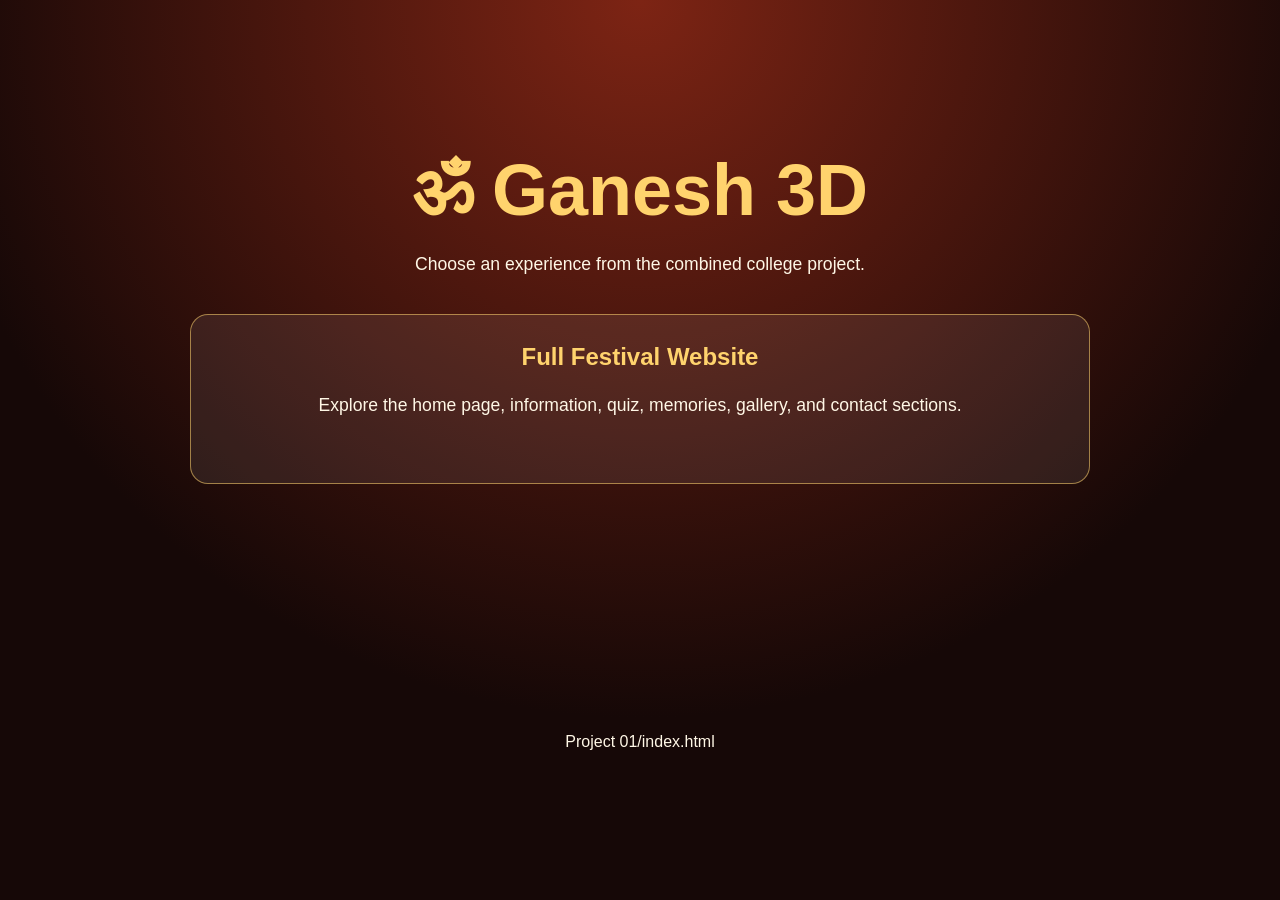
<file: Project 01/index.html>
<!DOCTYPE html>
<html lang="en">
<head>
  <meta charset="UTF-8">
  <meta name="viewport" content="width=device-width, initial-scale=1.0">
  <title>Ganesh 3D — Combined Project</title>
  <style>
    :root { color-scheme: dark; }
    * { box-sizing: border-box; }
    body { margin: 0; min-height: 100vh; display: grid; place-items: center; padding: 24px; font-family: Arial, sans-serif; color: #fff7e6; background: radial-gradient(circle at top, #7d2414, #160807 65%); }
    main { width: min(900px, 100%); text-align: center; }
    h1 { font-size: clamp(2rem, 6vw, 4.5rem); margin: 0; color: #ffd36d; }
    p { font-size: 1.1rem; line-height: 1.6; }
    .cards { display: grid; grid-template-columns: repeat(auto-fit, minmax(260px, 1fr)); gap: 20px; margin-top: 36px; }
    a { display: block; padding: 28px; min-height: 170px; text-decoration: none; border-radius: 18px; color: inherit; background: rgba(255,255,255,.08); border: 1px solid rgba(255,211,109,.55); transition: transform .2s, background .2s; }
    a:hover, a:focus { transform: translateY(-5px); background: rgba(255,211,109,.16); }
    h2 { color: #ffd36d; margin-top: 0; }
  </style>
</head>
<body>
  <main>
    <h1>ॐ Ganesh 3D</h1>
    <p>Choose an experience from the combined college project.</p>
    <div class="cards">
      <a href="main-site/index.html"><h2>Full Festival Website</h2><p>Explore the home page, information, quiz, memories, gallery, and contact sections.</p></a>
    </div>
  </main>
</body>
</html>

Project 01/index.html
</file>
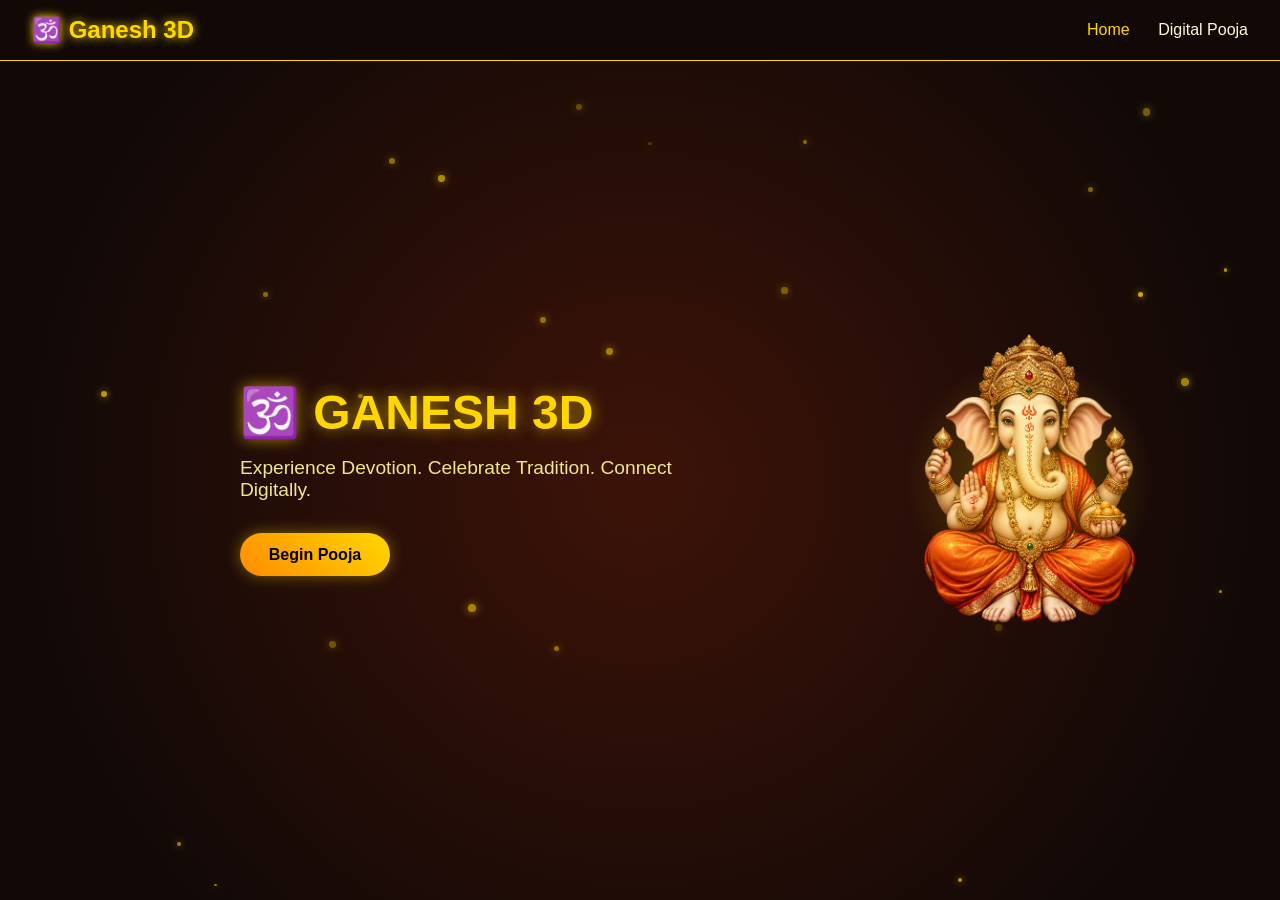
<file: Project 01/digital-pooja/index.html>
<!DOCTYPE html>
<html lang="en">
<head>
    <meta charset="UTF-8">
    <meta name="viewport" content="width=device-width, initial-scale=1.0, user-scalable=no">
    <title>Ganesh 3D - Digital Pooja Experience</title>
   <link rel="stylesheet" href="style.css">
        
</head>
<body>

    <!-- ================= LANDING PAGE VIEW ================= -->
    <div id="landing-view">
        <header class="navbar">
            <div class="logo">🕉️ Ganesh 3D</div>
            <nav>
                <a class="active" onclick="switchView('landing')">Home</a>
                <a onclick="switchView('pooja')">Digital Pooja</a>
            </nav>
        </header>

        <main class="hero">
            <div class="particles" id="particles"></div>
            <div class="hero-content">
                <h1 class="glow-text">🕉️ GANESH 3D</h1>
                <p class="tagline">Experience Devotion. Celebrate Tradition. Connect Digitally.</p>
                <div class="hero-cta">
                    <button class="btn btn-primary" onclick="switchView('pooja')">Begin Pooja</button>
                </div>
            </div>
            <div class="ganesha-hero-visual">
                <div class="halo"></div>
                <img src="idol" alt="" style="width: 300px; height: 300px;">
            </div>
        </main>
    </div>

    <!-- ================= POOJA ROOM VIEW ================= -->
    <div id="pooja-view" class="hidden">
        <!-- Welcome Modal -->
        <div id="welcome-modal" class="modal-overlay">
            <div class="modal-card">
                <h2>Welcome to Ganesh Pooja</h2>
                <p>Take a moment to prepare yourself for a serene interactive devotion.</p>
                <button id="btn-start-pooja" class="btn btn-primary">Start Ritual</button>
            </div>
        </div>

        <!-- UI Overlay Controls -->
        <header class="pooja-header">
            <div class="header-title">🕉️ Digital Pooja Room</div>
            <div class="stats-badge" id="pooja-stats">Completed: 0</div>
            <div class="ui-controls">
                <button id="btn-toggle-audio" class="icon-btn" title="Toggle Sound">🔊</button>
                <button id="btn-home" class="icon-btn" title="Back to Home" onclick="switchView('landing')">🏠</button>
                <button id="btn-restart" class="icon-btn" title="Restart Ritual">↻</button>
            </div>
        </header>

        <!-- Progress Tracker -->
        <div class="progress-bar-container">
            <div class="progress-info">
                <span id="step-indicator">Step 1 / 8</span>
                <span id="step-name">Diya Lighting</span>
            </div>
            <div class="progress-track">
                <div id="progress-fill" class="progress-fill"></div>
            </div>
        </div>

        <!-- Toast Instructions -->
        <div id="toast-instruction" class="toast-instruction">
            Pick up the matchstick and drag it to the Diya wick to light it.
        </div>

        <!-- Main Pooja Room Environment -->
        <main class="pooja-environment" id="pooja-environment">
            <!-- Background Decor -->
            <div class="temple-pillar pillar-left"></div>
            <div class="temple-pillar pillar-right"></div>
            <div class="rangoli-floor"></div>

            <!-- Hanging Bell -->
            <div class="bell-container" id="hanging-bell">
                <div class="bell-chain"></div>
                <div class="bell-body">🔔</div>
            </div>

            <!-- Center Stage: Ganesha -->
            <div id="ganesha-container" class="ganesha-container">
                <div class="divine-halo" id="divine-halo"></div>
                <img src="idol" alt="" style="width: 500px; height: 500px;">
                <!-- Offering Drop Zone -->
                <div id="drop-zone-ganesha" class="drop-zone"></div>
                <!-- Layer for offered items -->
                <div id="offered-items-layer" class="offered-items-layer"></div>
            </div>

            <!-- Left Items Tray -->
            <div class="tray tray-left">
                <div class="tray-section">
                    <span class="label">Pushpa</span>
                    <div class="item-grid">
                        <div class="draggable-item flower-item" id="flower-1" data-type="flower">🌺</div>
                        <div class="draggable-item flower-item" id="flower-2" data-type="flower">🌼</div>
                        <div class="draggable-item flower-item" id="flower-3" data-type="flower">🌸</div>
                    </div>
                </div>
                <div class="tray-section">
                    <span class="label">Durva</span>
                    <div class="draggable-item durva-item" id="durva-item" data-type="durva">🌿</div>
                </div>
                <div class="tray-section">
                    <span class="label">Modak</span>
                    <div class="item-grid">
                        <div class="draggable-item modak-item" id="modak-1" data-type="modak">🥟</div>
                        <div class="draggable-item modak-item" id="modak-2" data-type="modak">🥟</div>
                    </div>
                </div>
            </div>

            <!-- Right Items Tray -->
            <div class="tray tray-right">
                <div class="diya-section">
                    <div class="diya" id="diya-target">
                        <div class="wick" id="diya-wick"></div>
                        <div class="flame hidden" id="diya-flame">
                            <div class="flame-inner"></div>
                        </div>
                    </div>
                    <div class="matchstick" id="matchstick">🪄</div>
                </div>

                <div class="incense-section">
                    <div class="incense-holder" id="incense-holder">
                        <div class="smoke-particles" id="smoke-container"></div>
                    </div>
                    <div class="draggable-item incense-stick" id="incense-stick" data-type="incense">🥢</div>
                </div>

                <div class="aarti-section">
                    <div class="aarti-plate" id="aarti-plate">
                        <div class="aarti-flame hidden" id="aarti-flame"></div>
                        🪔
                    </div>
                </div>
            </div>

            <!-- Namaskar Hold Area -->
            <div id="namaskar-zone" class="namaskar-zone hidden">
                <button id="btn-namaskar" class="btn-namaskar">
                    <span>🙏 Press & Hold to Pray</span>
                    <svg class="progress-ring" width="120" height="120">
                        <circle class="progress-ring__circle" stroke="gold" stroke-width="6" fill="transparent" r="52" cx="60" cy="60"/>
                    </svg>
                </button>
            </div>
        </main>

        <!-- Completion Modal -->
        ```html
<div id="completion-modal" class="modal-overlay hidden">
    <div class="modal-card">

        <!-- Ganesh Idol -->
        <img
            src="idoll.png"
            alt="Ganesh idol"
            class="completion-idol"
        >

        <h2>Ganesh Pooja Completed 🙏</h2>

        <p>
            May Lord Ganesha bless you with wisdom,
            happiness, and prosperity.
        </p>

        <p class="morya-text">
            Ganpati Bappa Morya! 🙏
        </p>

        <div class="stats-summary" id="pooja-summary"></div>

        <div class="modal-actions" style="margin-top: 15px;">
            <button id="btn-restart-final" class="btn btn-primary">
                Perform Again
            </button>

            <button
                class="btn btn-secondary"
                onclick="switchView('landing')">
                Home Page
            </button>
        </div>

    </div>
</div>
```

        <!-- Accessibility Alternative Controls -->
        <div class="a11y-controls" id="a11y-controls">
            <button id="btn-a11y-action" class="btn btn-a11y">Alternative Action Step</button>
        </div>
    </div>

    <!-- ================= APPLICATION JAVASCRIPT ================= -->
    <script>
        // --- VIEW SWITCHER ---
        function switchView(viewName) {
            const landingView = document.getElementById('landing-view');
            const poojaView = document.getElementById('pooja-view');

            if (viewName === 'pooja') {
                landingView.classList.add('hidden');
                poojaView.classList.remove('hidden');
                document.getElementById('welcome-modal').classList.remove('hidden');
            } else {
                poojaView.classList.add('hidden');
                landingView.classList.remove('hidden');
            }
        }

        // --- LANDING PAGE BACKGROUND PARTICLES ---
        document.addEventListener('DOMContentLoaded', () => {
            const particlesContainer = document.getElementById('particles');
            if (particlesContainer) {
                for (let i = 0; i < 25; i++) {
                    const p = document.createElement('div');
                    p.style.position = 'absolute';
                    p.style.width = `${Math.random() * 6 + 2}px`;
                    p.style.height = p.style.width;
                    p.style.backgroundColor = '#FFD700';
                    p.style.borderRadius = '50%';
                    p.style.opacity = Math.random() * 0.6 + 0.2;
                    p.style.left = `${Math.random() * 100}%`;
                    p.style.top = `${Math.random() * 100}%`;
                    p.style.boxShadow = '0 0 8px #FFD700';
                    
                    p.animate([
                        { transform: 'translateY(0px)', opacity: p.style.opacity },
                        { transform: `translateY(-${Math.random() * 100 + 50}px)`, opacity: 0 }
                    ], {
                        duration: Math.random() * 3000 + 3000,
                        iterations: Infinity
                    });

                    particlesContainer.appendChild(p);
                }
            }
        });

        // --- SOUND SYNTHESIZER ---
        class SoundManager {
            constructor() {
                this.ctx = null;
                this.enabled = false;
                this.volume = 0.3;
            }

            init() {
                if (!this.ctx) {
                    const AudioContext = window.AudioContext || window.webkitAudioContext;
                    this.ctx = new AudioContext();
                }
                if (this.ctx.state === 'suspended') {
                    this.ctx.resume();
                }
            }

            toggleSound() {
                this.enabled = !this.enabled;
                if (this.enabled) this.init();
                return this.enabled;
            }

            playBell() {
                if (!this.enabled || !this.ctx) return;
                const osc = this.ctx.createOscillator();
                const gain = this.ctx.createGain();
                
                osc.type = 'sine';
                osc.frequency.setValueAtTime(1200, this.ctx.currentTime);
                osc.frequency.exponentialRampToValueAtTime(400, this.ctx.currentTime + 1.2);

                gain.gain.setValueAtTime(this.volume, this.ctx.currentTime);
                gain.gain.exponentialRampToValueAtTime(0.001, this.ctx.currentTime + 1.2);

                osc.connect(gain);
                gain.connect(this.ctx.destination);

                osc.start();
                osc.stop(this.ctx.currentTime + 1.2);
            }

            playOffering() {
                if (!this.enabled || !this.ctx) return;
                const osc = this.ctx.createOscillator();
                const gain = this.ctx.createGain();

                osc.type = 'triangle';
                osc.frequency.setValueAtTime(523.25, this.ctx.currentTime);
                osc.frequency.exponentialRampToValueAtTime(659.25, this.ctx.currentTime + 0.3);

                gain.gain.setValueAtTime(this.volume * 0.5, this.ctx.currentTime);
                gain.gain.exponentialRampToValueAtTime(0.01, this.ctx.currentTime + 0.3);

                osc.connect(gain);
                gain.connect(this.ctx.destination);

                osc.start();
                osc.stop(this.ctx.currentTime + 0.3);
            }

            playDiya() {
                if (!this.enabled || !this.ctx) return;
                const bufferSize = this.ctx.sampleRate * 0.2;
                const buffer = this.ctx.createBuffer(1, bufferSize, this.ctx.sampleRate);
                const data = buffer.getChannelData(0);
                for (let i = 0; i < bufferSize; i++) {
                    data[i] = Math.random() * 2 - 1;
                }

                const noise = this.ctx.createBufferSource();
                noise.buffer = buffer;

                const filter = this.ctx.createBiquadFilter();
                filter.type = 'bandpass';
                filter.frequency.value = 1000;

                const gain = this.ctx.createGain();
                gain.gain.setValueAtTime(this.volume * 0.4, this.ctx.currentTime);
                gain.gain.exponentialRampToValueAtTime(0.01, this.ctx.currentTime + 0.2);

                noise.connect(filter);
                filter.connect(gain);
                gain.connect(this.ctx.destination);

                noise.start();
            }
        }

        const audioMgr = new SoundManager();

        // --- POOJA ROOM ENGINE ---
        document.addEventListener('DOMContentLoaded', () => {
            const STEPS = {
                0: { name: "Diya Lighting", hint: "Pick up the matchstick and drag it to the Diya wick." },
                1: { name: "Pushpa Offering", hint: "Drag flowers to Ganesha (0/3 offered)." },
                2: { name: "Durva Offering", hint: "Drag the Durva grass to Ganesha." },
                3: { name: "Naivedya Offering", hint: "Drag Modaks to Ganesha's tray." },
                4: { name: "Dhoop / Incense", hint: "Drag the incense stick to the holder." },
                5: { name: "Temple Bell", hint: "Tap/Click the hanging bell to ring it." },
                6: { name: "Aarti Ceremony", hint: "Hold the Aarti plate and rotate it around Ganesha in circles." },
                7: { name: "Namaskar", hint: "Press and hold the Namaskar button to pray." },
                8: { name: "Completed", hint: "Pooja Completed successfully!" }
            };

            const state = {
                currentStep: 0,
                flowersOffered: 0,
                requiredFlowers: 3,
                modaksOffered: 0,
                requiredModaks: 2,
                aartiAngleTotal: 0,
                lastAartiAngle: null,
                poojaCount: parseInt(localStorage.getItem('g3d_pooja_count') || '0')
            };

            const stepIndicator = document.getElementById('step-indicator');
            const stepName = document.getElementById('step-name');
            const progressFill = document.getElementById('progress-fill');
            const toast = document.getElementById('toast-instruction');
            const statsBadge = document.getElementById('pooja-stats');
            const ganeshaContainer = document.getElementById('ganesha-container');
            const dropZone = document.getElementById('drop-zone-ganesha');
            const divineHalo = document.getElementById('divine-halo');
            const offeredItemsLayer = document.getElementById('offered-items-layer');

            function updateUI() {
                stepIndicator.innerText = `Step ${state.currentStep + 1} / 8`;
                stepName.innerText = STEPS[state.currentStep].name;
                progressFill.style.width = `${((state.currentStep) / 8) * 100}%`;
                toast.innerText = STEPS[state.currentStep].hint;
                statsBadge.innerText = `Completed: ${state.poojaCount}`;

                if (state.currentStep === 1) {
                    toast.innerText = `Drag flowers to Ganesha (${state.flowersOffered}/${state.requiredFlowers} offered).`;
                }
                
                document.getElementById('btn-a11y-action').innerText = `Skip/Perform: ${STEPS[state.currentStep].name}`;
            }

            function advanceStep() {
                if (state.currentStep < 8) {
                    state.currentStep++;
                    updateUI();
                    if (state.currentStep === 7) {
                        document.getElementById('namaskar-zone').classList.remove('hidden');
                    } else if (state.currentStep === 8) {
                        completePooja();
                    }
                }
            }

            document.getElementById('btn-start-pooja').addEventListener('click', () => {
                document.getElementById('welcome-modal').classList.add('hidden');
                audioMgr.init();
                audioMgr.enabled = true;
                updateUI();
            });

            document.getElementById('btn-toggle-audio').addEventListener('click', (e) => {
                const active = audioMgr.toggleSound();
                e.target.innerText = active ? "🔊" : "🔇";
            });

            document.getElementById('btn-restart').addEventListener('click', () => {
                resetPoojaState();
            });

            document.getElementById('btn-restart-final').addEventListener('click', () => {
                document.getElementById('completion-modal').classList.add('hidden');
                resetPoojaState();
            });

            function resetPoojaState() {
                state.currentStep = 0;
                state.flowersOffered = 0;
                state.modaksOffered = 0;
                state.aartiAngleTotal = 0;
                state.lastAartiAngle = null;

                offeredItemsLayer.innerHTML = '';
                document.getElementById('diya-flame').classList.add('hidden');
                divineHalo.classList.remove('illuminated');
                document.getElementById('matchstick').classList.remove('disabled');
                
                document.querySelectorAll('.draggable-item').forEach(el => el.classList.remove('disabled'));
                document.getElementById('namaskar-zone').classList.add('hidden');
                
                updateUI();
            }

            document.getElementById('btn-a11y-action').addEventListener('click', () => {
                if (state.currentStep === 0) lightDiya();
                else if (state.currentStep === 1) {
                    state.flowersOffered = state.requiredFlowers;
                    advanceStep();
                } else if (state.currentStep === 2) advanceStep();
                else if (state.currentStep === 3) advanceStep();
                else if (state.currentStep === 4) lightIncense();
                else if (state.currentStep === 5) ringBell();
                else if (state.currentStep === 6) completeAarti();
                else if (state.currentStep === 7) completeNamaskar();
            });

            function makeDraggable(element, onDropCheck) {
                let startX = 0, startY = 0;

                element.addEventListener('pointerdown', (e) => {
                    e.preventDefault();
                    element.setPointerCapture(e.pointerId);
                    startX = e.clientX;
                    startY = e.clientY;
                    element.style.transition = 'none';
                    element.style.zIndex = 1000;
                });

                element.addEventListener('pointermove', (e) => {
                    if (!element.hasPointerCapture(e.pointerId)) return;
                    const dx = e.clientX - startX;
                    const dy = e.clientY - startY;
                    element.style.transform = `translate(${dx}px, ${dy}px)`;
                });

                element.addEventListener('pointerup', (e) => {
                    if (!element.hasPointerCapture(e.pointerId)) return;
                    element.releasePointerCapture(e.pointerId);
                    
                    const dropSuccess = onDropCheck(e.clientX, e.clientY, element);

                    if (!dropSuccess) {
                        element.style.transition = 'transform 0.3s ease';
                        element.style.transform = 'translate(0px, 0px)';
                    }
                });
            }

            // Step 1: Diya Lighting
            const matchstick = document.getElementById('matchstick');
            const diyaWick = document.getElementById('diya-wick');

            makeDraggable(matchstick, (x, y) => {
                if (state.currentStep !== 0) return false;
                const wickRect = diyaWick.getBoundingClientRect();
                const dist = Math.hypot(x - (wickRect.left + wickRect.width/2), y - (wickRect.top + wickRect.height/2));

                if (dist < 40) {
                    lightDiya();
                    return true;
                }
                return false;
            });

            function lightDiya() {
                document.getElementById('diya-flame').classList.remove('hidden');
                divineHalo.classList.add('illuminated');
                matchstick.classList.add('disabled');
                audioMgr.playDiya();
                advanceStep();
            }

            // Steps 2, 3, 4: Drag & Drop Offerings
            const draggables = document.querySelectorAll('.draggable-item');
            draggables.forEach(item => {
                const type = item.dataset.type;
                if (!type) return;

                makeDraggable(item, (x, y, el) => {
                    const targetRect = dropZone.getBoundingClientRect();
                    const inside = (
                        x >= targetRect.left && x <= targetRect.right &&
                        y >= targetRect.top && y <= targetRect.bottom
                    );

                    if (inside) {
                        if (type === 'flower' && state.currentStep === 1) {
                            offerFlower(el, x, y);
                            return true;
                        } else if (type === 'durva' && state.currentStep === 2) {
                            offerDurva(el, x, y);
                            return true;
                        } else if (type === 'modak' && state.currentStep === 3) {
                            offerModak(el, x, y);
                            return true;
                        }
                    }
                    return false;
                });
            });

            function spawnLandedItem(symbol, x, y) {
                const containerRect = ganeshaContainer.getBoundingClientRect();
                const relX = x - containerRect.left;
                const relY = y - containerRect.top;

                const landed = document.createElement('div');
                landed.className = 'landed-offering';
                landed.innerText = symbol;
                landed.style.left = `${relX}px`;
                landed.style.top = `${relY}px`;
                offeredItemsLayer.appendChild(landed);
            }

            function offerFlower(el, x, y) {
                el.classList.add('disabled');
                spawnLandedItem(el.innerText, x, y);
                audioMgr.playOffering();
                state.flowersOffered++;
                if (state.flowersOffered >= state.requiredFlowers) {
                    advanceStep();
                } else {
                    updateUI();
                }
            }

            function offerDurva(el, x, y) {
                el.classList.add('disabled');
                spawnLandedItem(el.innerText, x, y);
                audioMgr.playOffering();
                advanceStep();
            }

            function offerModak(el, x, y) {
                el.classList.add('disabled');
                spawnLandedItem(el.innerText, x, y);
                audioMgr.playOffering();
                state.modaksOffered++;
                if (state.modaksOffered >= state.requiredModaks) {
                    advanceStep();
                }
            }

            // Step 5: Dhoop / Incense
            const incenseStick = document.getElementById('incense-stick');
            const incenseHolder = document.getElementById('incense-holder');

            makeDraggable(incenseStick, (x, y) => {
                if (state.currentStep !== 4) return false;
                const rect = incenseHolder.getBoundingClientRect();
                if (x >= rect.left && x <= rect.right && y >= rect.top && y <= rect.bottom) {
                    lightIncense();
                    return true;
                }
                return false;
            });

            function lightIncense() {
                incenseStick.classList.add('disabled');
                const smokeContainer = document.getElementById('smoke-container');
                setInterval(() => {
                    const puff = document.createElement('div');
                    puff.className = 'smoke-puff';
                    smokeContainer.appendChild(puff);
                    setTimeout(() => puff.remove(), 2000);
                }, 400);
                audioMgr.playDiya();
                advanceStep();
            }

            // Step 6: Temple Bell
            const bell = document.getElementById('hanging-bell');
            bell.addEventListener('click', ringBell);

            function ringBell() {
                if (state.currentStep !== 5) return;
                bell.classList.add('bell-ring-anim');
                audioMgr.playBell();
                setTimeout(() => {
                    bell.classList.remove('bell-ring-anim');
                    advanceStep();
                }, 1200);
            }

            // Step 7: Aarti Circular Motion
            const aartiPlate = document.getElementById('aarti-plate');
            const aartiFlame = document.getElementById('aarti-flame');
            let trackingAarti = false;

            aartiPlate.addEventListener('pointerdown', (e) => {
                if (state.currentStep !== 6) return;
                trackingAarti = true;
                aartiPlate.setPointerCapture(e.pointerId);
                aartiFlame.classList.remove('hidden');
                state.lastAartiAngle = null;
            });

            aartiPlate.addEventListener('pointermove', (e) => {
                if (!trackingAarti || state.currentStep !== 6) return;

                const gRect = ganeshaContainer.getBoundingClientRect();
                const gCenterX = gRect.left + gRect.width / 2;
                const gCenterY = gRect.top + gRect.height / 2;

                aartiPlate.style.transform = `translate(${e.clientX - gCenterX}px, ${e.clientY - gCenterY + 100}px)`;

                const rad = Math.atan2(e.clientY - gCenterY, e.clientX - gCenterX);
                const deg = rad * (180 / Math.PI);

                if (state.lastAartiAngle !== null) {
                    let delta = deg - state.lastAartiAngle;
                    if (delta > 180) delta -= 360;
                    if (delta < -180) delta += 360;
                    state.aartiAngleTotal += Math.abs(delta);

                    if (state.aartiAngleTotal >= 1080) {
                        trackingAarti = false;
                        completeAarti();
                    }
                }
                state.lastAartiAngle = deg;
            });

            aartiPlate.addEventListener('pointerup', (e) => {
                if (!trackingAarti) return;
                trackingAarti = false;
                aartiPlate.style.transform = 'translate(0px, 0px)';
            });

            function completeAarti() {
                aartiFlame.classList.add('hidden');
                aartiPlate.style.transform = 'translate(0px, 0px)';
                audioMgr.playOffering();
                advanceStep();
            }

            // Step 8: Namaskar
            const btnNamaskar = document.getElementById('btn-namaskar');
            const progressCircle = document.querySelector('.progress-ring__circle');
            let holdTimer = null;
            let holdProgress = 0;

            function startHold(e) {
                if (state.currentStep !== 7) return;
                e.preventDefault();
                holdProgress = 0;
                holdTimer = setInterval(() => {
                    holdProgress += 5;
                    const offset = 326.72 - (holdProgress / 100) * 326.72;
                    progressCircle.style.strokeDashoffset = offset;

                    if (holdProgress >= 100) {
                        clearInterval(holdTimer);
                        completeNamaskar();
                    }
                }, 100);
            }

            function endHold() {
                if (holdTimer) clearInterval(holdTimer);
                holdProgress = 0;
                progressCircle.style.strokeDashoffset = 326.72;
            }

            btnNamaskar.addEventListener('pointerdown', startHold);
            btnNamaskar.addEventListener('pointerup', endHold);
            btnNamaskar.addEventListener('pointerleave', endHold);

            function completeNamaskar() {
                document.getElementById('namaskar-zone').classList.add('hidden');
                advanceStep();
            }

            // Final Completion
            function completePooja() {
                state.poojaCount++;
                localStorage.setItem('g3d_pooja_count', state.poojaCount.toString());

                const summary = document.getElementById('pooja-summary');
                summary.innerHTML = `
                    <p>🌸 Flowers Offered: ${state.flowersOffered}</p>
                    <p>🥟 Modaks Offered: ${state.modaksOffered}</p>
                    <p>🪔 Aarti Rotations: 3</p>
                    <p> Total Completed Poojas: ${state.poojaCount}</p>
                `;

                document.getElementById('completion-modal').classList.remove('hidden');
            }
        });
    </script>
</body>
</html>
</file>
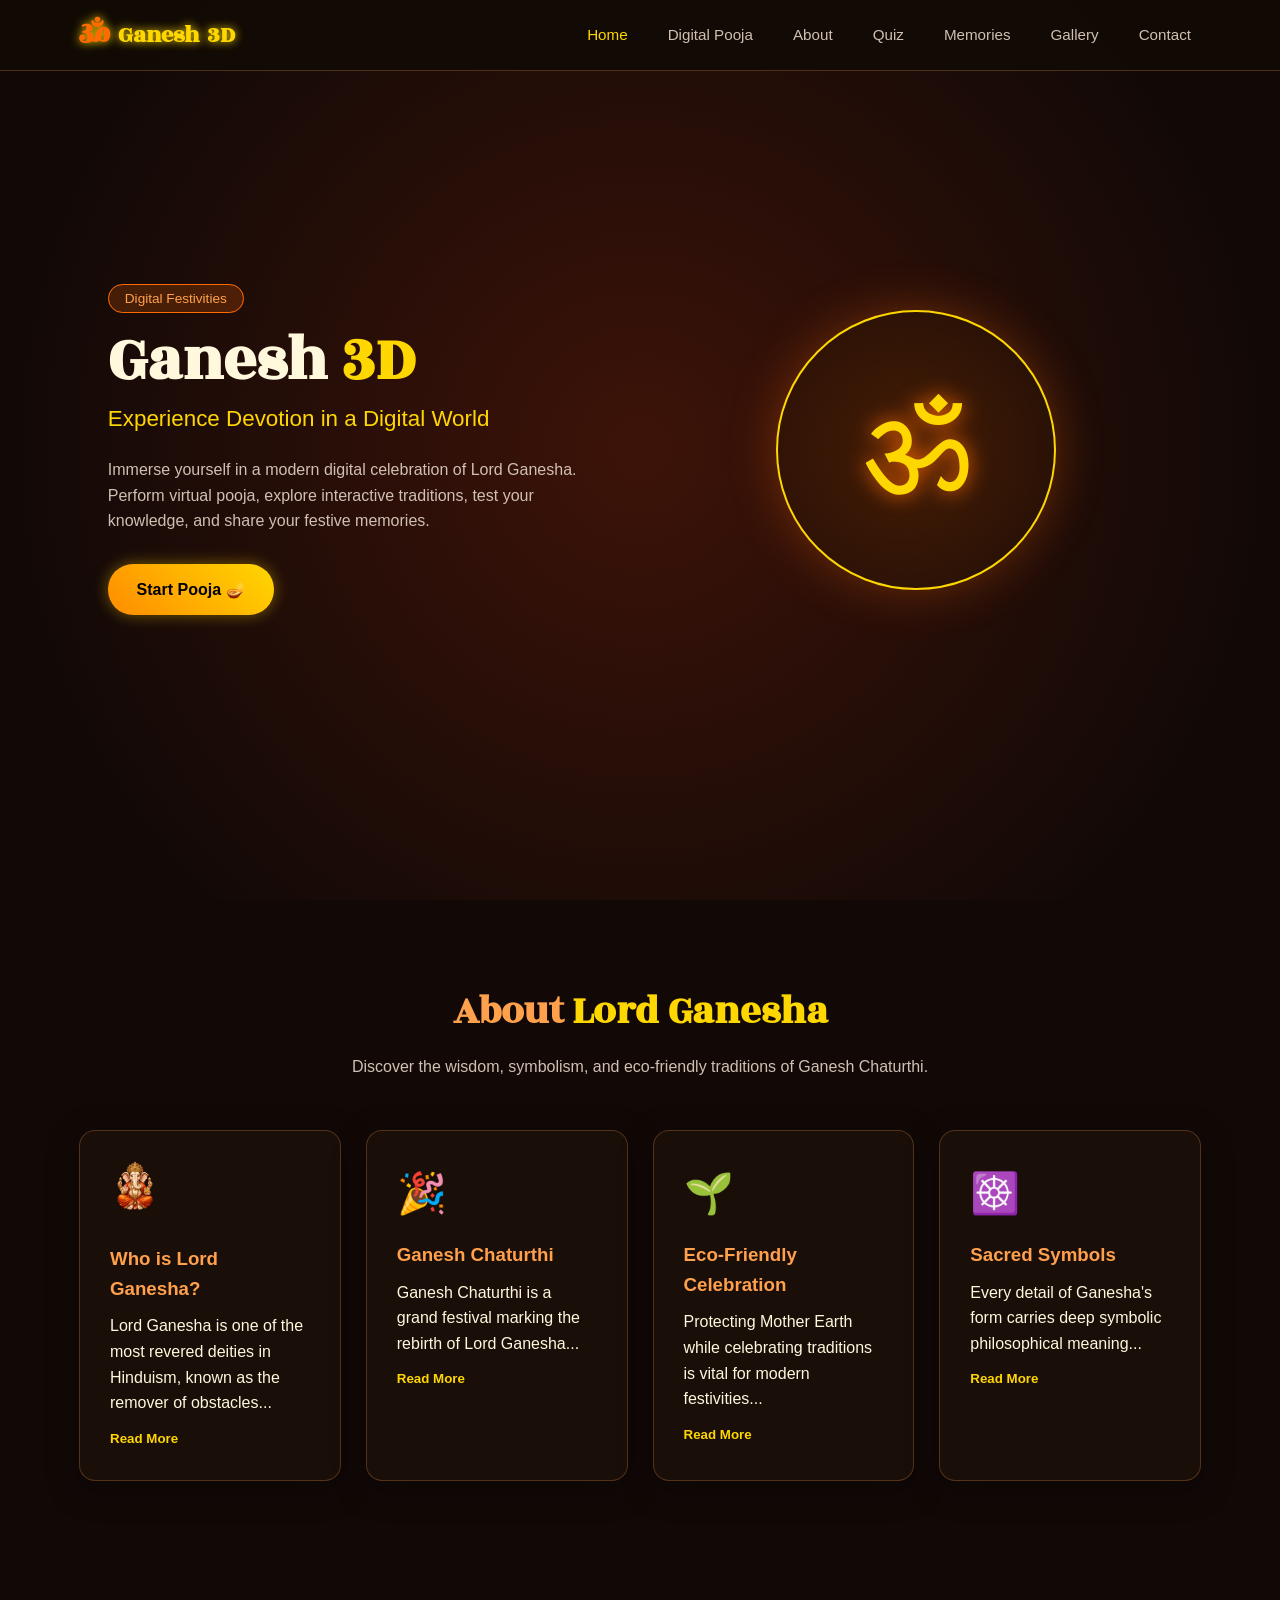
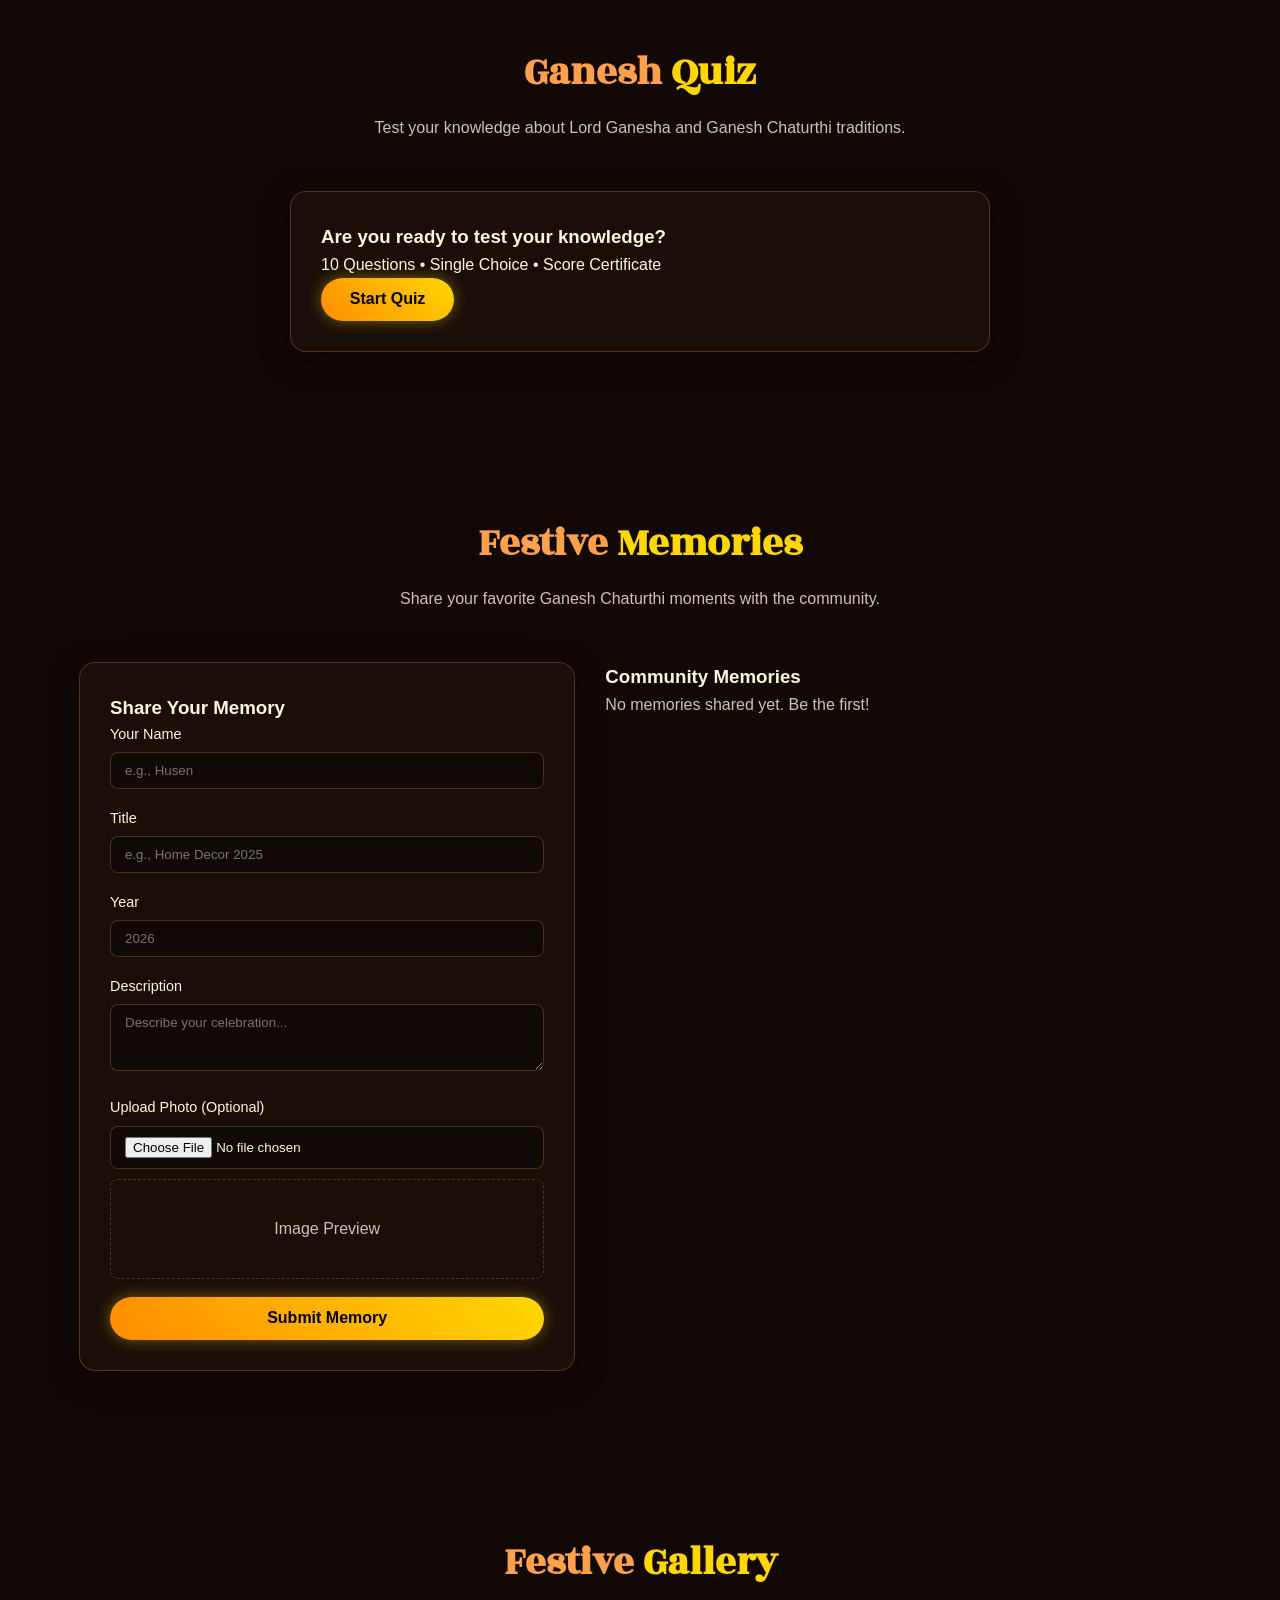
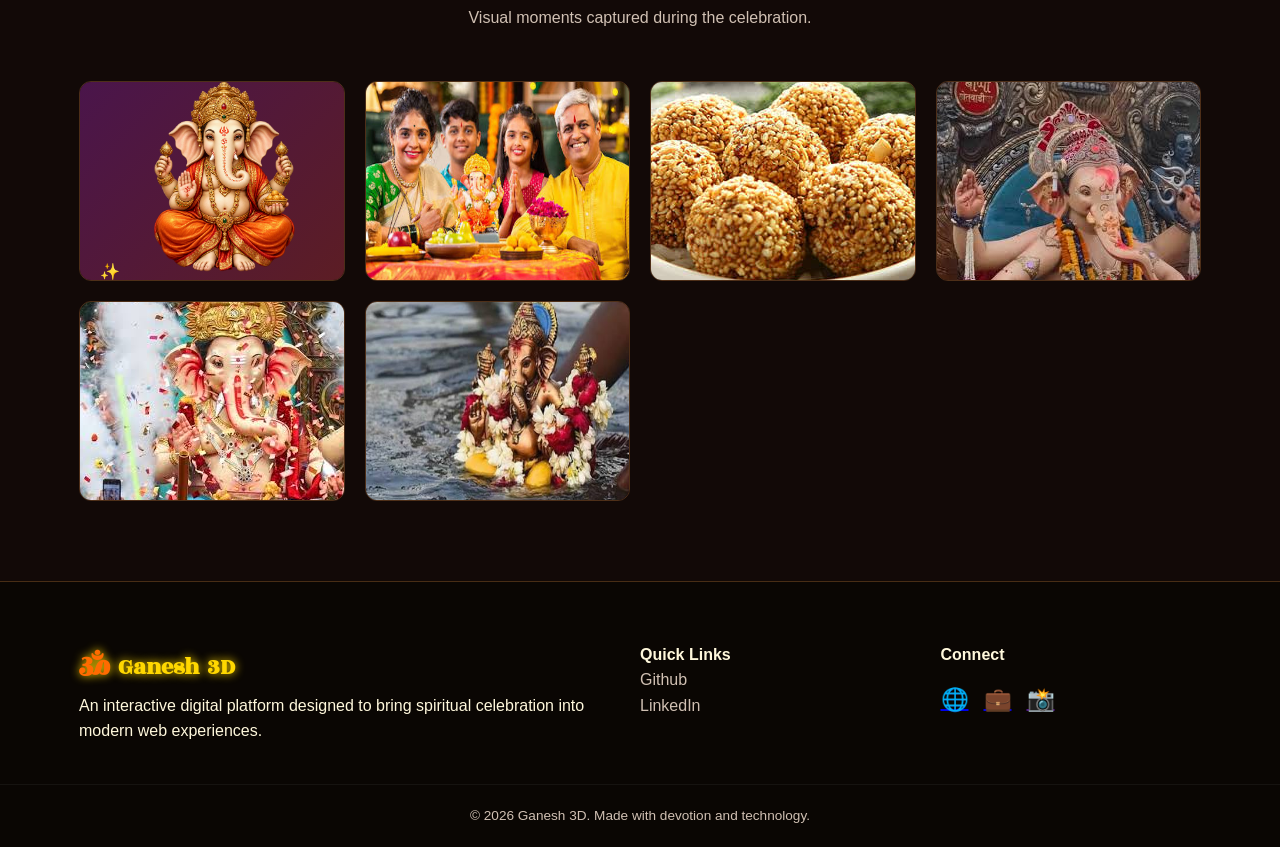
<file: Project 01/main-site/index.html>
<!DOCTYPE html>
<html lang="en">
<head>
    <meta charset="UTF-8">
    <meta name="viewport" content="width=device-width, initial-scale=1.0">
    <title>Ganesh 3D | Experience Devotion in a Digital World</title>
    <!-- Fonts -->
    <link rel="preconnect" href="https://fonts.googleapis.com">
    <link rel="preconnect" href="https://fonts.gstatic.com" crossorigin>
    <link href="https://fonts.googleapis.com/css2?family=Poppins:wght@300;400;500;600;700&family=Rozha+One&display=swap" rel="stylesheet">
    <!-- CSS -->
    <link rel="stylesheet" href="styles.css">
</head>
<body>

    <!-- Header & Navigation -->
    <header class="header" id="header">
        <nav class="nav-container container">
            <a href="#home" class="logo">
                <span class="logo-symbol">ॐ</span> Ganesh <span class="accent-text">3D</span>
            </a>
            <div class="nav-toggle" id="nav-toggle" aria-label="Toggle navigation menu" role="button" tabindex="0">
                <span class="bar"></span>
                <span class="bar"></span>
                <span class="bar"></span>
            </div>
            <ul class="nav-menu" id="nav-menu">
                <li class="nav-item"><a href="#home" class="nav-link active">Home</a></li>
                <!-- <li class="nav-item"><a href="#3d-display" class="nav-link">3D Ganesha</a></li> -->
                <li class="nav-item"><a href="../digital-pooja/index.html" class="nav-link">Digital Pooja</a></li>
                <li class="nav-item"><a href="#about" class="nav-link">About</a></li>
                <li class="nav-item"><a href="#quiz" class="nav-link">Quiz</a></li>
                <li class="nav-item"><a href="#memories" class="nav-link">Memories</a></li>
                <li class="nav-item"><a href="#gallery" class="nav-link">Gallery</a></li>
                <li class="nav-item"><a href="#contact" class="nav-link">Contact</a></li>
            </ul>
        </nav>
    </header>

    <main>
        <!-- Section 1: Hero -->
        <section class="hero" id="home">
            <div class="hero-bg-particles" id="hero-particles"></div>
            <div class="container hero-container">
                <div class="hero-content">
                    <span class="badge">Digital Festivities</span>
                    <h1 class="hero-title">Ganesh <span class="accent-text">3D</span></h1>
                    <p class="hero-subtitle">Experience Devotion in a Digital World</p>
                    <p class="hero-description">
                        Immerse yourself in a modern digital celebration of Lord Ganesha. Perform virtual pooja, explore interactive traditions, test your knowledge, and share your festive memories.
                    </p>
                    <div class="hero-buttons">
                        <a href="../digital-pooja/index.html" class="btn btn-primary">Start Pooja 🪔</a>
                        <!-- <a href="#3d-display" class="btn btn-secondary">Explore 3D 🌺</a> -->
                    </div>
                </div>
                <div class="hero-visual">
                    <div class="hero-aura"></div>
                    <div class="hero-image-wrapper">
                        <div class="ganesha-svg-placeholder">
                            <span class="svg-om">ॐ</span>
                             <!-- <img src="heading.jpg" alt="" style="border-radius: 290px; width: 350px;"> -->
                            <div class="crown-glow"></div>
                        </div>
                    </div>
                </div>
            </div>
        </section>

        
        
        <!-- Section 4: About Ganesh & Festival -->
        <section class="about-section section" id="about">
            <div class="container">
                <div class="section-header">
                    <h2>About <span class="accent-text">Lord Ganesha</span></h2>
                    <p>Discover the wisdom, symbolism, and eco-friendly traditions of Ganesh Chaturthi.</p>
                </div>

                <div class="cards-grid">
                    <!-- Card 1 -->
                    <div class="info-card glass-panel">
                        <div class="card-icon"><img src="idol" alt="" style="width: 50px; height: 50px;"></div>
                        <h3>Who is Lord Ganesha?</h3>
                        <p class="card-preview">Lord Ganesha is one of the most revered deities in Hinduism, known as the remover of obstacles...</p>
                        <div class="card-full-content">
                            <p>He is the son of Lord Shiva and Goddess Parvati. Honored at the start of rites and ceremonies, Ganesha is also worshipped as the patron of sciences, arts, and the deva of intellect and wisdom.</p>
                        </div>
                        <button class="read-more-btn">Read More</button>
                    </div>

                    <!-- Card 2 -->
                    <div class="info-card glass-panel">
                        <div class="card-icon">🎉</div>
                        <h3>Ganesh Chaturthi</h3>
                        <p class="card-preview">Ganesh Chaturthi is a grand festival marking the rebirth of Lord Ganesha...</p>
                        <div class="card-full-content">
                            <p>Spanning 10 days, the festival starts with installing clay idols in homes and public pandals, culminating in the festive procession and immersion (Visarjan) in water bodies.</p>
                        </div>
                        <button class="read-more-btn">Read More</button>
                    </div>

                    <!-- Card 3 -->
                    <div class="info-card glass-panel">
                        <div class="card-icon">🌱</div>
                        <h3>Eco-Friendly Celebration</h3>
                        <p class="card-preview">Protecting Mother Earth while celebrating traditions is vital for modern festivities...</p>
                        <div class="card-full-content">
                            <p>Using clay idols (Clay Ganesha), natural organic dyes, and artificial immersion tanks prevents water pollution and protects aquatic life, preserving nature for future generations.</p>
                        </div>
                        <button class="read-more-btn">Read More</button>
                    </div>

                    <!-- Card 4 -->
                    <div class="info-card glass-panel">
                        <div class="card-icon">☸️</div>
                        <h3>Sacred Symbols</h3>
                        <p class="card-preview">Every detail of Ganesha's form carries deep symbolic philosophical meaning...</p>
                        <div class="card-full-content">
                            <p>The large head signifies wisdom and broad thinking; large ears signify listening more; the trunk denotes adaptability; and the Modak symbolizes the sweet reward of spiritual devotion.</p>
                        </div>
                        <button class="read-more-btn">Read More</button>
                    </div>
                </div>
            </div>
        </section>

        <!-- Section 5: Quiz -->
        <section class="quiz-section section" id="quiz">
            <div class="container">
                <div class="section-header">
                    <h2>Ganesh <span class="accent-text">Quiz</span></h2>
                    <p>Test your knowledge about Lord Ganesha and Ganesh Chaturthi traditions.</p>
                </div>

                <div class="quiz-card glass-panel">
                    <div id="quiz-start-screen" class="quiz-screen active">
                        <h3>Are you ready to test your knowledge?</h3>
                        <p>10 Questions • Single Choice • Score Certificate</p>
                        <button class="btn btn-primary" id="start-quiz-btn">Start Quiz</button>
                    </div>

                    <div id="quiz-question-screen" class="quiz-screen">
                        <div class="quiz-header-info">
                            <span id="quiz-progress-text">Question 1 / 10</span>
                            <span id="quiz-score-live">Score: 0</span>
                        </div>
                        <div class="quiz-progress-bar-wrap">
                            <div class="quiz-progress-bar" id="quiz-progress-bar"></div>
                        </div>
                        <h3 id="quiz-question-title" class="question-title">Question text goes here?</h3>
                        <div class="options-grid" id="options-container">
                            <!-- Options injected dynamically -->
                        </div>
                        <div class="quiz-nav-btns">
                            <button class="btn btn-secondary" id="quiz-prev-btn" disabled>Previous</button>
                            <button class="btn btn-primary" id="quiz-next-btn" disabled>Next</button>
                        </div>
                    </div>

                    <div id="quiz-result-screen" class="quiz-screen">
                        <h3>Quiz Completed!</h3>
                        <div class="score-circle">
                            <span id="score-percentage">0%</span>
                        </div>
                        <p id="score-summary">You scored 0 out of 10</p>
                        <p id="score-feedback" class="score-feedback-text">Good effort!</p>
                        <button class="btn btn-primary" id="restart-quiz-btn">Try Again</button>
                    </div>
                </div>
            </div>
        </section>

        <!-- Section 6: Memory Sharing -->
        <section class="memories-section section" id="memories">
            <div class="container">
                <div class="section-header">
                    <h2>Festive <span class="accent-text">Memories</span></h2>
                    <p>Share your favorite Ganesh Chaturthi moments with the community.</p>
                </div>

                <div class="memories-layout">
                    <div class="memory-form-wrapper glass-panel">
                        <h3>Share Your Memory</h3>
                        <form id="memory-form">
                            <div class="form-group">
                                <label for="mem-name">Your Name</label>
                                <input type="text" id="mem-name" required placeholder="e.g., Husen">
                            </div>
                            <div class="form-group">
                                <label for="mem-title">Title</label>
                                <input type="text" id="mem-title" required placeholder="e.g., Home Decor 2025">
                            </div>
                            <div class="form-group">
                                <label for="mem-year">Year</label>
                                <input type="number" id="mem-year" min="1990" max="2099" required placeholder="2026">
                            </div>
                            <div class="form-group">
                                <label for="mem-desc">Description</label>
                                <textarea id="mem-desc" rows="3" required placeholder="Describe your celebration..."></textarea>
                            </div>
                            <div class="form-group">
                                <label for="mem-image">Upload Photo (Optional)</label>
                                <input type="file" id="mem-image" accept="image/*">
                                <div class="image-preview" id="image-preview">
                                    <span>Image Preview</span>
                                </div>
                            </div>
                            <button type="submit" class="btn btn-primary btn-full">Submit Memory</button>
                        </form>
                    </div>

                    <div class="memories-display-area">
                        <h3>Community Memories</h3>
                        <div class="memories-grid" id="memories-grid">
                            <!-- Cards stored in LocalStorage will load here -->
                        </div>
                    </div>
                </div>
            </div>
        </section>

        <!-- Section 7: Gallery -->
        <section class="gallery-section section" id="gallery">
            <div class="container">
                <div class="section-header">
                    <h2>Festive <span class="accent-text">Gallery</span></h2>
                    <p>Visual moments captured during the celebration.</p>
                </div>

                <div class="gallery-grid" id="gallery-grid">
                    <div class="gallery-item" data-index="0" data-caption="Golden Ganesha Idol">
                        <div class="gallery-placeholder g-bg-1">
                            <span>✨ <img src="idol" alt="" style="width: 200px; height: 200px;"></span>
                        </div>
                    </div>
                    <div class="gallery-item" data-index="1" data-caption="Traditional Evening Aarti">
                        <div class="gallery-placeholder g-bg-2">
                            <span><img src="c3.jpg" alt="" style="width: 300px; height: 300px;"></span>
                        </div>
                    </div>
                    <div class="gallery-item" data-index="2" data-caption="Delicious Modak Offering">
                        <div class="gallery-placeholder g-bg-3">
                            <span><img src="sweet.jpg" alt="sweets">k</span>
                        </div>
                    </div>
                    <div class="gallery-item" data-index="3" data-caption="Eco-Friendly Clay Ganesha">
                        <div class="gallery-placeholder g-bg-4">
                            <span><img src="c2.jpg" alt="celebration">l</span>
                        </div>
                    </div>
                    <div class="gallery-item" data-index="4" data-caption="Grand Pandal Decorations">
                        <div class="gallery-placeholder g-bg-5">
                            <span>🎪 <img src="celebration.jpg" alt="celebration" ></span>
                        </div>
                    </div>
                    <div class="gallery-item" data-index="5" data-caption="Visarjan Procession">
                        <div class="gallery-placeholder g-bg-6">
                            <span>🌊  <img src="vi.jpg" alt="Visarjan" style="width: 300px; height: 300px;"></span>
                        </div>
                    </div>
                </div>
            </div>
        </section>
    </main>

    <!-- Lightbox Modal -->
    <div class="lightbox" id="lightbox">
        <span class="lightbox-close" id="lightbox-close">&times;</span>
        <button class="lightbox-btn prev" id="lightbox-prev">&#10094;</button>
        <div class="lightbox-content">
            <div class="lightbox-visual" id="lightbox-visual"></div>
            <p class="lightbox-caption" id="lightbox-caption"></p>
        </div>
        <button class="lightbox-btn next" id="lightbox-next">&#10095;</button>
    </div>

    <!-- Section 8: Footer -->
    <footer class="footer" id="contact">
        <div class="container footer-container">
            <div class="footer-brand">
                <a href="#home" class="logo">
                    <span class="logo-symbol">ॐ</span> Ganesh <span class="accent-text">3D</span>
                </a>
                <p>An interactive digital platform designed to bring spiritual celebration into modern web experiences.</p>
            </div>
            <div class="footer-links">
                <h4>Quick Links</h4>
                <ul>
                    <li><a href="https://github.com/Husencodes">Github</a></li>
                    <li><a href="https://www.linkedin.com/in/imhusen/">LinkedIn</a></li>
                    <!-- <li><a href="../digital-pooja/index.html">Digital Pooja</a></li>
                    <li><a href="#quiz">Quiz</a></li> -->
                </ul>
            </div>
            <div class="footer-social">
                <h4>Connect</h4>
                <div class="social-icons">
                    <a href="https://github.com/Husencodes" aria-label="Github">🌐</a>
                    <a href="https://www.linkedin.com/in/imhusen/" aria-label="LinkedIn">💼</a>
                    <a href="" aria-label="Instagram">📸</a>
                </div>
            </div>
        </div>
        <div class="footer-bottom text-center">
            <p>&copy; 2026 Ganesh 3D. Made with devotion and technology.</p>
        </div>
    </footer>

    <!-- JavaScript -->
    <script src="app.js"></script>
    
</body>
</html>
</file>
<file: Project 01/digital-pooja/style.css>
:root {
            --primary: #8B0000;
            --secondary: #FF8C00;
            --gold: #FFD700;
            --bg-dark: #120907;
            --surface: rgba(45, 20, 10, 0.85);
            --text-light: #FFF8DC;
            --accent-glow: rgba(255, 215, 0, 0.4);
            --font-main: 'Segoe UI', Tahoma, Geneva, Verdana, sans-serif;
        }

        * {
            box-sizing: border-box;
            margin: 0;
            padding: 0;
            user-select: none;
            -webkit-user-select: none;
        }

        body {
            font-family: var(--font-main);
            background-color: var(--bg-dark);
            color: var(--text-light);
            overflow-x: hidden;
            min-height: 100vh;
            width: 100vw;
        }

        .hidden {
            display: none !important;
        }

        /* --- LANDING PAGE STYLES --- */
        #landing-view {
            min-height: 100vh;
            display: flex;
            flex-direction: column;
            justify-content: space-between;
        }

        .navbar {
            display: flex;
            justify-content: space-between;
            align-items: center;
            padding: 1rem 2rem;
            background: rgba(18, 9, 7, 0.9);
            border-bottom: 1px solid var(--gold);
            position: relative;
            z-index: 100;
        }

        .logo {
            font-size: 1.5rem;
            font-weight: bold;
            color: var(--gold);
            text-shadow: 0 0 10px var(--gold);
        }

        .navbar nav a {
            color: var(--text-light);
            text-decoration: none;
            margin-left: 1.5rem;
            transition: color 0.3s;
            cursor: pointer;
        }

        .navbar nav a:hover, .navbar nav a.active {
            color: var(--gold);
        }

        .hero {
            display: flex;
            flex-wrap: wrap;
            align-items: center;
            justify-content: space-around;
            flex-grow: 1;
            padding: 2rem;
            position: relative;
            background: radial-gradient(circle at center, #3D1308 0%, #120907 80%);
        }

        .hero-content {
            max-width: 500px;
            z-index: 2;
        }

        .glow-text {
            font-size: 3rem;
            color: var(--gold);
            text-shadow: 0 0 15px rgba(255, 215, 0, 0.6);
            margin-bottom: 1rem;
        }

        .tagline {
            font-size: 1.2rem;
            margin-bottom: 2rem;
            color: #F0E68C;
        }

        .btn {
            padding: 0.8rem 1.8rem;
            font-size: 1rem;
            border: none;
            border-radius: 25px;
            cursor: pointer;
            text-decoration: none;
            display: inline-block;
            transition: all 0.3s ease;
            font-weight: bold;
        }

        .btn-primary {
            background: linear-gradient(45deg, var(--secondary), var(--gold));
            color: #000;
            box-shadow: 0 0 15px var(--accent-glow);
        }

        .btn-primary:hover {
            transform: translateY(-2px);
            box-shadow: 0 0 25px var(--gold);
        }

        .btn-secondary {
            background: transparent;
            color: var(--gold);
            border: 2px solid var(--gold);
            margin-left: 1rem;
        }

        .btn-secondary:hover {
            background: rgba(255, 215, 0, 0.1);
        }

        .ganesha-hero-visual {
            position: relative;
            width: 300px;
            height: 300px;
            display: flex;
            align-items: center;
            justify-content: center;
        }

        .halo {
            position: absolute;
            width: 250px;
            height: 250px;
            border-radius: 50%;
            background: radial-gradient(circle, var(--gold) 0%, transparent 70%);
            opacity: 0.3;
            animation: pulse 4s infinite alternate;
        }

        .svg-ganesha {
            width: 200px;
            filter: drop-shadow(0 0 10px rgba(255, 215, 0, 0.5));
        }

        @keyframes pulse {
            0% { transform: scale(0.9); opacity: 0.2; }
            100% { transform: scale(1.1); opacity: 0.5; }
        }

        /* --- POOJA ROOM STYLES --- */
        #pooja-view {
            height: 100vh;
            width: 100vw;
            position: relative;
            overflow: hidden;
            touch-action: none;
        }

        .pooja-header {
            position: absolute;
            top: 0;
            left: 0;
            right: 0;
            height: 50px;
            display: flex;
            justify-content: space-between;
            align-items: center;
            padding: 0 1rem;
            background: rgba(18, 9, 7, 0.85);
            border-bottom: 1px solid rgba(255, 215, 0, 0.3);
            z-index: 50;
        }

        .header-title {
            color: var(--gold);
            font-size: 1.1rem;
            font-weight: bold;
        }

        .stats-badge {
            color: var(--gold);
            font-size: 0.9rem;
        }

        .icon-btn {
            background: transparent;
            border: 1px solid var(--gold);
            color: var(--gold);
            border-radius: 50%;
            width: 35px;
            height: 35px;
            cursor: pointer;
            margin-left: 0.5rem;
        }

        .progress-bar-container {
            position: absolute;
            top: 55px;
            left: 50%;
            transform: translateX(-50%);
            width: 90%;
            max-width: 400px;
            z-index: 50;
            text-align: center;
        }

        .progress-info {
            display: flex;
            justify-content: space-between;
            font-size: 0.85rem;
            color: var(--gold);
            margin-bottom: 4px;
        }

        .progress-track {
            width: 100%;
            height: 8px;
            background: rgba(255, 255, 255, 0.1);
            border-radius: 4px;
            overflow: hidden;
            border: 1px solid rgba(255, 215, 0, 0.3);
        }

        .progress-fill {
            height: 100%;
            width: 12.5%;
            background: linear-gradient(90deg, var(--secondary), var(--gold));
            transition: width 0.4s ease;
        }

        .toast-instruction {
            position: absolute;
            top: 95px;
            left: 50%;
            transform: translateX(-50%);
            background: rgba(45, 20, 10, 0.9);
            border: 1px solid var(--gold);
            padding: 8px 16px;
            border-radius: 20px;
            font-size: 0.9rem;
            color: #FFF;
            z-index: 50;
            box-shadow: 0 4px 10px rgba(0,0,0,0.5);
            text-align: center;
            pointer-events: none;
        }

        .pooja-environment {
            position: relative;
            width: 100vw;
            height: 100vh;
            background: radial-gradient(circle at center, #4A1A0C 0%, #120907 85%);
            display: flex;
            justify-content: space-between;
            align-items: center;
            padding: 60px 20px 20px 20px;
        }

        .temple-pillar {
            position: absolute;
            top: 0;
            bottom: 0;
            width: 40px;
            background: linear-gradient(90deg, #2D140A, #5A2814, #2D140A);
            border-right: 2px solid #8B4513;
            border-left: 2px solid #8B4513;
            z-index: 5;
        }
        .pillar-left { left: 0; }
        .pillar-right { right: 0; }

        .rangoli-floor {
            position: absolute;
            bottom: 0;
            left: 50%;
            transform: translateX(-50%);
            width: 100%;
            max-width: 600px;
            height: 150px;
            background: radial-gradient(ellipse at bottom, rgba(255, 140, 0, 0.15) 0%, transparent 70%);
            pointer-events: none;
        }

        .ganesha-container {
            position: absolute;
            left: 50%;
            top: 45%;
            transform: translate(-50%, -50%);
            width: 260px;
            height: 300px;
            display: flex;
            justify-content: center;
            align-items: center;
            z-index: 10;
        }

        .divine-halo {
            position: absolute;
            width: 220px;
            height: 220px;
            border-radius: 50%;
            background: radial-gradient(circle, rgba(255,215,0,0.6) 0%, transparent 70%);
            opacity: 0.2;
            transition: opacity 0.5s, transform 0.5s;
        }

        .divine-halo.illuminated {
            opacity: 0.8;
            transform: scale(1.15);
        }

        .svg-ganesha-large {
            width: 220px;
            filter: drop-shadow(0 10px 15px rgba(0,0,0,0.7));
        }

        .drop-zone {
            position: absolute;
            width: 200px;
            height: 200px;
            border-radius: 50%;
            border: 2px dashed rgba(255, 215, 0, 0.3);
            pointer-events: none;
            transition: border-color 0.3s;
        }

        .offered-items-layer {
            position: absolute;
            width: 100%;
            height: 100%;
            pointer-events: none;
        }

        .landed-offering {
            position: absolute;
            font-size: 1.8rem;
            animation: dropSettle 0.5s cubic-bezier(0.175, 0.885, 0.32, 1.275) forwards;
        }

        @keyframes dropSettle {
            0% { transform: scale(1.5) translateY(-20px); opacity: 0; }
            100% { transform: scale(1) translateY(0); opacity: 1; }
        }

        .tray {
            width: 90px;
            background: var(--surface);
            border: 1px solid var(--gold);
            border-radius: 12px;
            padding: 10px 5px;
            display: flex;
            flex-direction: column;
            gap: 15px;
            align-items: center;
            z-index: 20;
            box-shadow: 0 4px 15px rgba(0,0,0,0.5);
        }

        .tray-section {
            display: flex;
            flex-direction: column;
            align-items: center;
            width: 100%;
        }

        .tray-section .label {
            font-size: 0.7rem;
            color: var(--gold);
            margin-bottom: 5px;
        }

        .item-grid {
            display: flex;
            flex-wrap: wrap;
            justify-content: center;
            gap: 5px;
        }

        .draggable-item {
            font-size: 1.8rem;
            cursor: grab;
            touch-action: none;
            transition: transform 0.2s;
        }

        .draggable-item:active {
            cursor: grabbing;
        }

        .draggable-item.disabled {
            opacity: 0.3;
            pointer-events: none;
        }

        .bell-container {
            position: absolute;
            top: 50px;
            left: 50%;
            transform: translateX(-50%);
            display: flex;
            flex-direction: column;
            align-items: center;
            z-index: 25;
            cursor: pointer;
            transform-origin: top center;
        }

        .bell-chain {
            width: 2px;
            height: 40px;
            background: var(--gold);
        }

        .bell-body {
            font-size: 2.2rem;
        }

        .bell-ring-anim {
            animation: swing 0.6s ease-in-out infinite alternate;
        }

        @keyframes swing {
            0% { transform: translateX(-50%) rotate(-15deg); }
            100% { transform: translateX(-50%) rotate(15deg); }
        }

        .diya-section {
            display: flex;
            flex-direction: column;
            align-items: center;
            gap: 10px;
        }

        .diya {
            position: relative;
            width: 40px;
            height: 25px;
            background: #8B4513;
            border-radius: 0 0 20px 20px;
            border-top: 3px solid #D2691E;
        }

        .wick {
            position: absolute;
            top: -8px;
            left: 50%;
            transform: translateX(-50%);
            width: 3px;
            height: 10px;
            background: #000;
        }

        .flame {
            position: absolute;
            top: -22px;
            left: 50%;
            transform: translateX(-50%);
            width: 12px;
            height: 18px;
            background: radial-gradient(ellipse at bottom, #FFD700 0%, #FF4500 70%, transparent 100%);
            border-radius: 50% 50% 20% 20%;
            animation: flicker 0.1s infinite alternate;
        }

        .flame-inner {
            width: 4px;
            height: 8px;
            background: #FFF;
            border-radius: 50%;
            margin: 6px auto 0 auto;
        }

        @keyframes flicker {
            0% { transform: translateX(-50%) scale(0.95) rotate(-2deg); }
            100% { transform: translateX(-50%) scale(1.05) rotate(2deg); }
        }

        .matchstick {
            font-size: 1.8rem;
            cursor: grab;
            touch-action: none;
        }

        .incense-holder {
            width: 20px;
            height: 15px;
            background: #555;
            border-radius: 3px;
            position: relative;
        }

        .smoke-particles {
            position: absolute;
            top: -10px;
            left: 50%;
            pointer-events: none;
        }

        .smoke-puff {
            position: absolute;
            width: 8px;
            height: 8px;
            background: rgba(200, 200, 200, 0.4);
            border-radius: 50%;
            animation: riseSmoke 2s linear forwards;
        }

        @keyframes riseSmoke {
            0% { transform: translate(-50%, 0) scale(1); opacity: 0.6; }
            100% { transform: translate(-50%, -40px) scale(2.5); opacity: 0; }
        }

        .aarti-plate {
            font-size: 2.2rem;
            cursor: grab;
            touch-action: none;
            position: relative;
        }

        .aarti-flame {
            position: absolute;
            top: -10px;
            left: 50%;
            transform: translateX(-50%);
            width: 10px;
            height: 14px;
            background: orange;
            border-radius: 50%;
            animation: flicker 0.15s infinite alternate;
        }

        .modal-overlay {
            position: fixed;
            top: 0;
            left: 0;
            width: 100vw;
            height: 100vh;
            background: rgba(0, 0, 0, 0.85);
            display: flex;
            justify-content: center;
            align-items: center;
            z-index: 200;
        }

        .modal-card {
            background: var(--surface);
            border: 2px solid var(--gold);
            border-radius: 15px;
            padding: 2rem;
            max-width: 400px;
            width: 85%;
            text-align: center;
            box-shadow: 0 0 30px var(--accent-glow);
        }

        .modal-card h2 {
            color: var(--gold);
            margin-bottom: 1rem;
        }

        .modal-card p {
            margin-bottom: 1.5rem;
            line-height: 1.4;
        }

        .morya-text {
            font-size: 1.2rem;
            color: var(--gold);
            font-weight: bold;
        }

        .namaskar-zone {
            position: absolute;
            bottom: 30px;
            left: 50%;
            transform: translateX(-50%);
            z-index: 30;
        }

        .btn-namaskar {
            position: relative;
            background: var(--surface);
            border: 2px solid var(--gold);
            color: var(--gold);
            padding: 15px 30px;
            border-radius: 30px;
            font-size: 1.1rem;
            cursor: pointer;
            display: flex;
            align-items: center;
            justify-content: center;
        }

        .progress-ring {
            position: absolute;
            top: 50%;
            left: 50%;
            transform: translate(-50%, -50%) rotate(-90deg);
            pointer-events: none;
        }

        .progress-ring__circle {
            stroke-dasharray: 326.72;
            stroke-dashoffset: 326.72;
            transition: stroke-dashoffset 0.1s;
        }

        .a11y-controls {
            position: absolute;
            bottom: 10px;
            right: 10px;
            z-index: 50;
        }

        .btn-a11y {
            background: rgba(0,0,0,0.7);
            color: var(--gold);
            border: 1px solid var(--gold);
            padding: 5px 10px;
            font-size: 0.75rem;
            border-radius: 5px;
        }
    .completion-idol {
    display: block;
    width: 220px;
    height: 220px;
    object-fit: contain;
    margin: 0 auto 15px;
}
</file>
<file: Project 01/main-site/styles.css>
/* ==========================================================================
   CSS Variables & Global Setup
   ========================================================================== */
:root {
    --primary-color: #ff6b00;
    --primary-light: #ffa04d;
    --primary-dark: #cc5200;
    --secondary-color: #ffd700;
    --bg-dark: #120b05;
    --bg-card: rgba(30, 18, 10, 0.7);
    --text-light: #fefefe;
    --text-muted: #d0c0b3;
    --border-color: rgba(255, 160, 77, 0.25);
    --font-heading: 'Rozha One', serif;
    --font-body: 'Poppins', sans-serif;
    --transition: all 0.3s cubic-bezier(0.25, 0.8, 0.25, 1);
}

* {
    margin: 0;
    padding: 0;
    box-sizing: border-box;
}

html {
    scroll-behavior: smooth;
}

body {
    font-family: var(--font-body);
    background-color: var(--bg-dark);
    color: var(--text-light);
    line-height: 1.6;
    overflow-x: hidden;
}

.container {
    width: 90%;
    max-width: 1200px;
    margin: 0 auto;
    padding: 0 15px;
}

.section {
    padding: 80px 0;
}

.accent-text {
    color: var(--secondary-color);
}

.text-center {
    text-align: center;
}

.section-header {
    text-align: center;
    margin-bottom: 50px;
}

.section-header h2 {
    font-family: var(--font-heading);
    font-size: 2.5rem;
    color: var(--primary-light);
    margin-bottom: 10px;
}

.section-header p {
    color: var(--text-muted);
}

/* Button Styles */
.btn {
    display: inline-block;
    padding: 12px 28px;
    border-radius: 30px;
    font-weight: 600;
    text-decoration: none;
    cursor: pointer;
    transition: var(--transition);
    border: none;
}

.btn-primary {
    background: linear-gradient(45deg, var(--primary-color), var(--secondary-color));
    color: #000;
    box-shadow: 0 4px 15px rgba(255, 107, 0, 0.4);
}

.btn-primary:hover {
    transform: translateY(-3px);
    box-shadow: 0 6px 20px rgba(255, 107, 0, 0.6);
}

.btn-secondary {
    background: transparent;
    color: var(--text-light);
    border: 2px solid var(--primary-color);
}

.btn-secondary:hover {
    background: var(--primary-color);
    color: #000;
}

.btn-full {
    width: 100%;
}

.glass-panel {
    background: var(--bg-card);
    backdrop-filter: blur(10px);
    border: 1px solid var(--border-color);
    border-radius: 16px;
    padding: 30px;
    box-shadow: 0 8px 32px 0 rgba(0, 0, 0, 0.37);
}

/* ==========================================================================
   Header & Navigation
   ========================================================================== */
.header {
    position: fixed;
    top: 0;
    left: 0;
    width: 100%;
    z-index: 1000;
    background: rgba(18, 11, 5, 0.95);
    border-bottom: 1px solid var(--border-color);
    transition: var(--transition);
}

.nav-container {
    display: flex;
    justify-content: space-between;
    align-items: center;
    height: 70px;
}

.logo {
    font-family: var(--font-heading);
    font-size: 1.8rem;
    color: var(--text-light);
    text-decoration: none;
    display: flex;
    align-items: center;
    gap: 8px;
}

.logo-symbol {
    color: var(--primary-color);
    font-size: 2rem;
}

.nav-menu {
    display: flex;
    list-style: none;
    gap: 20px;
}

.nav-link {
    color: var(--text-muted);
    text-decoration: none;
    font-size: 0.95rem;
    transition: var(--transition);
    padding: 5px 10px;
    border-radius: 4px;
}

.nav-link:hover, .nav-link.active {
    color: var(--secondary-color);
}

.nav-toggle {
    display: none;
    flex-direction: column;
    cursor: pointer;
    gap: 5px;
}

.bar {
    width: 25px;
    height: 3px;
    background-color: var(--text-light);
    border-radius: 2px;
    transition: var(--transition);
}

/* ==========================================================================
   Hero Section
   ========================================================================== */
.hero {
    min-height: 100vh;
    padding-top: 100px;
    display: flex;
    align-items: center;
    position: relative;
    background: radial-gradient(circle at center, #2e1405 0%, #120b05 100%);
    overflow: hidden;
}

.hero-container {
    display: grid;
    grid-template-columns: 1fr 1fr;
    gap: 40px;
    align-items: center;
}

.badge {
    background: rgba(255, 107, 0, 0.2);
    color: var(--primary-light);
    padding: 6px 16px;
    border-radius: 20px;
    font-size: 0.85rem;
    border: 1px solid var(--primary-color);
}

.hero-title {
    font-family: var(--font-heading);
    font-size: 4rem;
    margin: 15px 0 5px;
    line-height: 1.1;
}

.hero-subtitle {
    font-size: 1.4rem;
    color: var(--secondary-color);
    margin-bottom: 20px;
}

.hero-description {
    color: var(--text-muted);
    margin-bottom: 30px;
}

.hero-buttons {
    display: flex;
    gap: 15px;
}

.hero-visual {
    position: relative;
    display: flex;
    justify-content: center;
    align-items: center;
}

.hero-aura {
    position: absolute;
    width: 300px;
    height: 300px;
    background: radial-gradient(circle, var(--primary-color) 0%, transparent 70%);
    opacity: 0.3;
    animation: pulse 4s infinite alternate;
}

.ganesha-svg-placeholder {
    width: 280px;
    height: 280px;
    border-radius: 50%;
    border: 2px solid var(--secondary-color);
    display: flex;
    justify-content: center;
    align-items: center;
    background: rgba(46, 20, 5, 0.6);
    box-shadow: 0 0 50px rgba(255, 107, 0, 0.3);
    position: relative;
}

.svg-om {
    font-size: 8rem;
    color: var(--secondary-color);
    text-shadow: 0 0 20px var(--primary-color);
}

/* ==========================================================================
   3D Interactive Section
   ========================================================================== */
.stage-container {
    position: relative;
    height: 450px;
    background: rgba(0, 0, 0, 0.4);
    border-radius: 20px;
    border: 1px solid var(--border-color);
    overflow: hidden;
    display: flex;
    justify-content: center;
    align-items: center;
}

.stage-controls {
    position: absolute;
    top: 20px;
    right: 20px;
    display: flex;
    flex-direction: column;
    gap: 10px;
    z-index: 10;
}

.ctrl-btn {
    width: 40px;
    height: 40px;
    border-radius: 50%;
    background: var(--bg-card);
    border: 1px solid var(--primary-color);
    color: var(--text-light);
    font-size: 1.2rem;
    cursor: pointer;
    transition: var(--transition);
}

.ctrl-btn:hover {
    background: var(--primary-color);
    color: #000;
}

.canvas-3d-wrapper {
    perspective: 1000px;
}

.ganesha-3d-card {
    width: 260px;
    height: 340px;
    position: relative;
    transform-style: preserve-3d;
    transition: transform 0.1s ease-out;
}

.layer {
    position: absolute;
    top: 0;
    left: 0;
    width: 100%;
    height: 100%;
    border-radius: 16px;
    display: flex;
    justify-content: center;
    align-items: center;
}

.layer-bg {
    background: radial-gradient(circle, rgba(255, 107, 0, 0.2), transparent);
}

.layer-main {
    transform: translateZ(40px);
}

.statue-silhoutte {
    text-align: center;
    font-size: 4rem;
}

.layer-fg {
    transform: translateZ(70px);
    pointer-events: none;
}

.floating-diya, .floating-flower {
    position: absolute;
    font-size: 1.8rem;
    animation: float 3s infinite ease-in-out alternate;
}

.left { left: 10px; bottom: 20px; }
.right { right: 10px; bottom: 20px; }
.f1 { top: 20px; left: 20px; }
.f2 { top: 20px; right: 20px; }

/* ==========================================================================
   Digital Pooja Section
   ========================================================================== */
.pooja-card {
    max-width: 800px;
    margin: 0 auto;
}

.progress-bar-container {
    width: 100%;
    height: 8px;
    background: rgba(255, 255, 255, 0.1);
    border-radius: 4px;
    overflow: hidden;
    margin-bottom: 15px;
}

.progress-bar {
    height: 100%;
    width: 12.5%;
    background: linear-gradient(90deg, var(--primary-color), var(--secondary-color));
    transition: width 0.4s ease;
}

.pooja-status-text {
    display: flex;
    justify-content: space-between;
    align-items: center;
    font-size: 0.9rem;
    color: var(--text-muted);
    margin-bottom: 25px;
}

.btn-icon {
    background: transparent;
    border: 1px solid var(--border-color);
    color: var(--text-light);
    padding: 4px 12px;
    border-radius: 12px;
    cursor: pointer;
}

.pooja-body {
    display: grid;
    grid-template-columns: 1fr 1fr;
    gap: 30px;
    align-items: center;
}

.sanctum-area {
    height: 250px;
    background: rgba(0, 0, 0, 0.5);
    border-radius: 12px;
    border: 1px solid var(--border-color);
    position: relative;
    display: flex;
    justify-content: center;
    align-items: center;
    overflow: hidden;
}

.pooja-idol { font-size: 6rem; transition: transform 0.5s ease; }
.pooja-diya { position: absolute; bottom: 15px; font-size: 2.5rem; opacity: 0.3; }
.pooja-diya.active { opacity: 1; filter: drop-shadow(0 0 10px gold); }
.pooja-incense { position: absolute; bottom: 15px; right: 20px; font-size: 2rem; opacity: 0.2; }
.pooja-incense.active { opacity: 1; }

.flower-container, .modak-container {
    position: absolute;
    width: 100%;
    height: 100%;
    pointer-events: none;
}

.mantra-box {
    background: rgba(255, 107, 0, 0.1);
    padding: 12px;
    border-left: 3px solid var(--secondary-color);
    margin: 15px 0 25px;
    color: var(--secondary-color);
}

/* ==========================================================================
   About Section
   ========================================================================== */
.cards-grid {
    display: grid;
    grid-template-columns: repeat(auto-fit, minmax(260px, 1fr));
    gap: 25px;
}

.info-card {
    transition: var(--transition);
}

.info-card:hover {
    transform: translateY(-5px);
}

.card-icon {
    font-size: 2.5rem;
    margin-bottom: 15px;
}

.info-card h3 {
    color: var(--primary-light);
    margin-bottom: 10px;
}

.card-full-content {
    display: none;
    margin-top: 10px;
    font-size: 0.95rem;
    color: var(--text-muted);
}

.read-more-btn {
    background: transparent;
    border: none;
    color: var(--secondary-color);
    cursor: pointer;
    font-weight: 600;
    margin-top: 15px;
    padding: 0;
}

/* ==========================================================================
   Quiz Section
   ========================================================================== */
.quiz-card {
    max-width: 700px;
    margin: 0 auto;
}

.quiz-screen { display: none; }
.quiz-screen.active { display: block; }

.quiz-header-info {
    display: flex;
    justify-content: space-between;
    margin-bottom: 10px;
    color: var(--text-muted);
}

.quiz-progress-bar-wrap {
    height: 6px;
    background: rgba(255,255,255,0.1);
    border-radius: 3px;
    margin-bottom: 25px;
    overflow: hidden;
}

.quiz-progress-bar {
    height: 100%;
    width: 0%;
    background: var(--secondary-color);
    transition: width 0.3s ease;
}

.question-title {
    margin-bottom: 20px;
}

.options-grid {
    display: flex;
    flex-direction: column;
    gap: 12px;
    margin-bottom: 25px;
}

.option-btn {
    padding: 14px 20px;
    border-radius: 8px;
    background: rgba(255, 255, 255, 0.05);
    border: 1px solid var(--border-color);
    color: var(--text-light);
    text-align: left;
    cursor: pointer;
    transition: var(--transition);
}

.option-btn:hover { background: rgba(255, 107, 0, 0.2); }
.option-btn.selected { border-color: var(--secondary-color); background: rgba(255, 215, 0, 0.15); }
.option-btn.correct { background: rgba(46, 204, 113, 0.3); border-color: #2ecc71; }
.option-btn.wrong { background: rgba(231, 76, 60, 0.3); border-color: #e74c3c; }

.quiz-nav-btns {
    display: flex;
    justify-content: space-between;
}

.score-circle {
    width: 120px;
    height: 120px;
    border-radius: 50%;
    border: 4px solid var(--secondary-color);
    display: flex;
    justify-content: center;
    align-items: center;
    margin: 20px auto;
    font-size: 1.8rem;
    font-weight: bold;
    color: var(--secondary-color);
}

/* ==========================================================================
   Memories Section
   ========================================================================== */
.memories-layout {
    display: grid;
    grid-template-columns: 1fr 1.2fr;
    gap: 30px;
}

.form-group {
    margin-bottom: 18px;
}

.form-group label {
    display: block;
    margin-bottom: 6px;
    font-size: 0.9rem;
}

.form-group input, .form-group textarea {
    width: 100%;
    padding: 10px 14px;
    border-radius: 8px;
    background: rgba(0, 0, 0, 0.3);
    border: 1px solid var(--border-color);
    color: var(--text-light);
    font-family: inherit;
}

.image-preview {
    margin-top: 10px;
    height: 100px;
    border: 1px dashed var(--border-color);
    border-radius: 8px;
    display: flex;
    justify-content: center;
    align-items: center;
    overflow: hidden;
    color: var(--text-muted);
}

.image-preview img {
    width: 100%;
    height: 100%;
    object-fit: cover;
}

.memories-grid {
    display: flex;
    flex-direction: column;
    gap: 15px;
    max-height: 500px;
    overflow-y: auto;
    padding-right: 5px;
}

.memory-card {
    position: relative;
}

.memory-card h4 { color: var(--secondary-color); }
.memory-card .mem-meta { font-size: 0.8rem; color: var(--text-muted); margin-bottom: 8px; }
.memory-card img { width: 100%; max-height: 180px; object-fit: cover; border-radius: 8px; margin-top: 10px; }

.delete-mem-btn {
    position: absolute;
    top: 15px;
    right: 15px;
    background: rgba(231, 76, 60, 0.2);
    border: 1px solid #e74c3c;
    color: #e74c3c;
    padding: 2px 8px;
    border-radius: 4px;
    cursor: pointer;
    font-size: 0.8rem;
}

/* ==========================================================================
   Gallery Section
   ========================================================================== */
.gallery-grid {
    display: grid;
    grid-template-columns: repeat(auto-fill, minmax(250px, 1fr));
    gap: 20px;
}

.gallery-item {
    height: 200px;
    border-radius: 12px;
    overflow: hidden;
    cursor: pointer;
    border: 1px solid var(--border-color);
    transition: var(--transition);
}

.gallery-item:hover {
    transform: scale(1.03);
}

.gallery-placeholder {
    width: 100%;
    height: 100%;
    display: flex;
    justify-content: center;
    align-items: center;
    font-weight: 600;
}

.g-bg-1 { background: linear-gradient(135deg, #4a154b, #5c1d24); }
.g-bg-2 { background: linear-gradient(135deg, #8e44ad, #c0392b); }
.g-bg-3 { background: linear-gradient(135deg, #d35400, #f39c12); }
.g-bg-4 { background: linear-gradient(135deg, #27ae60, #16a085); }
.g-bg-5 { background: linear-gradient(135deg, #2980b9, #8e44ad); }
.g-bg-6 { background: linear-gradient(135deg, #c0392b, #d35400); }

/* Lightbox */
.lightbox {
    position: fixed;
    top: 0; left: 0; width: 100%; height: 100%;
    background: rgba(0, 0, 0, 0.9);
    display: none;
    justify-content: center;
    align-items: center;
    z-index: 2000;
}

.lightbox.active { display: flex; }

.lightbox-content { text-align: center; max-width: 80%; }
.lightbox-visual {
    width: 320px;
    height: 320px;
    margin: 0 auto;
    border-radius: 12px;
    display: flex;
    justify-content: center;
    align-items: center;
    font-size: 1.5rem;
}

.lightbox-close, .lightbox-btn {
    position: absolute;
    color: #fff;
    font-size: 2rem;
    cursor: pointer;
    background: none;
    border: none;
}

.lightbox-close { top: 20px; right: 30px; }
.lightbox-btn.prev { left: 30px; }
.lightbox-btn.next { right: 30px; }

/* ==========================================================================
   Footer
   ========================================================================== */
.footer {
    background: #0a0603;
    padding: 60px 0 20px;
    border-top: 1px solid var(--border-color);
}

.footer-container {
    display: grid;
    grid-template-columns: 2fr 1fr 1fr;
    gap: 40px;
    margin-bottom: 40px;
}

.footer-links ul { list-style: none; }
.footer-links a { color: var(--text-muted); text-decoration: none; transition: var(--transition); }
.footer-links a:hover { color: var(--secondary-color); }
.social-icons { display: flex; gap: 15px; margin-top: 15px; font-size: 1.4rem; }
.footer-bottom { border-top: 1px solid rgba(255, 255, 255, 0.05); padding-top: 20px; color: var(--text-muted); font-size: 0.85rem; }

/* Keyframe Animations */
@keyframes pulse {
    0% { transform: scale(0.9); opacity: 0.2; }
    100% { transform: scale(1.1); opacity: 0.4; }
}

@keyframes float {
    0% { transform: translateY(0); }
    100% { transform: translateY(-12px); }
}

/* ==========================================================================
   Responsive Design (Mobile First Approach)
   ========================================================================== */
@media (max-width: 768px) {
    .nav-toggle { display: flex; }
    .nav-menu {
        position: fixed;
        top: 70px;
        left: -100%;
        width: 100%;
        height: calc(100vh - 70px);
        background: rgba(18, 11, 5, 0.98);
        flex-direction: column;
        align-items: center;
        padding-top: 40px;
        transition: var(--transition);
    }
    .nav-menu.active { left: 0; }
    
    .hero-container, .pooja-body, .memories-layout, .footer-container {
        grid-template-columns: 1fr;
    }
    
    .hero-title { font-size: 2.8rem; }
    .hero { text-align: center; }
    .hero-buttons { justify-content: center; }
}
:root {
            --primary: #8B0000;
            --secondary: #FF8C00;
            --gold: #FFD700;
            --bg-dark: #120907;
            --surface: rgba(45, 20, 10, 0.85);
            --text-light: #FFF8DC;
            --accent-glow: rgba(255, 215, 0, 0.4);
            --font-main: 'Segoe UI', Tahoma, Geneva, Verdana, sans-serif;
        }

        * {
            box-sizing: border-box;
            margin: 0;
            padding: 0;
            user-select: none;
            -webkit-user-select: none;
        }

        body {
            font-family: var(--font-main);
            background-color: var(--bg-dark);
            color: var(--text-light);
            overflow-x: hidden;
            min-height: 100vh;
            width: 100vw;
        }

        .hidden {
            display: none !important;
        }

        /* --- LANDING PAGE STYLES --- */
        #landing-view {
            min-height: 100vh;
            display: flex;
            flex-direction: column;
            justify-content: space-between;
        }

        .navbar {
            display: flex;
            justify-content: space-between;
            align-items: center;
            padding: 1rem 2rem;
            background: rgba(18, 9, 7, 0.9);
            border-bottom: 1px solid var(--gold);
            position: relative;
            z-index: 100;
        }

        .logo {
            font-size: 1.5rem;
            font-weight: bold;
            color: var(--gold);
            text-shadow: 0 0 10px var(--gold);
        }

        .navbar nav a {
            color: var(--text-light);
            text-decoration: none;
            margin-left: 1.5rem;
            transition: color 0.3s;
            cursor: pointer;
        }

        .navbar nav a:hover, .navbar nav a.active {
            color: var(--gold);
        }

        .hero {
            display: flex;
            flex-wrap: wrap;
            align-items: center;
            justify-content: space-around;
            flex-grow: 1;
            padding: 2rem;
            position: relative;
            background: radial-gradient(circle at center, #3D1308 0%, #120907 80%);
        }

        .hero-content {
            max-width: 500px;
            z-index: 2;
        }

        .glow-text {
            font-size: 3rem;
            color: var(--gold);
            text-shadow: 0 0 15px rgba(255, 215, 0, 0.6);
            margin-bottom: 1rem;
        }

        .tagline {
            font-size: 1.2rem;
            margin-bottom: 2rem;
            color: #F0E68C;
        }

        .btn {
            padding: 0.8rem 1.8rem;
            font-size: 1rem;
            border: none;
            border-radius: 25px;
            cursor: pointer;
            text-decoration: none;
            display: inline-block;
            transition: all 0.3s ease;
            font-weight: bold;
        }

        .btn-primary {
            background: linear-gradient(45deg, var(--secondary), var(--gold));
            color: #000;
            box-shadow: 0 0 15px var(--accent-glow);
        }

        .btn-primary:hover {
            transform: translateY(-2px);
            box-shadow: 0 0 25px var(--gold);
        }

        .btn-secondary {
            background: transparent;
            color: var(--gold);
            border: 2px solid var(--gold);
            margin-left: 1rem;
        }

        .btn-secondary:hover {
            background: rgba(255, 215, 0, 0.1);
        }

        .ganesha-hero-visual {
            position: relative;
            width: 300px;
            height: 300px;
            display: flex;
            align-items: center;
            justify-content: center;
        }

        .halo {
            position: absolute;
            width: 250px;
            height: 250px;
            border-radius: 50%;
            background: radial-gradient(circle, var(--gold) 0%, transparent 70%);
            opacity: 0.3;
            animation: pulse 4s infinite alternate;
        }

        .svg-ganesha {
            width: 200px;
            filter: drop-shadow(0 0 10px rgba(255, 215, 0, 0.5));
        }

        @keyframes pulse {
            0% { transform: scale(0.9); opacity: 0.2; }
            100% { transform: scale(1.1); opacity: 0.5; }
        }

        /* --- POOJA ROOM STYLES --- */
        #pooja-view {
            height: 100vh;
            width: 100vw;
            position: relative;
            overflow: hidden;
            touch-action: none;
        }

        .pooja-header {
            position: absolute;
            top: 0;
            left: 0;
            right: 0;
            height: 50px;
            display: flex;
            justify-content: space-between;
            align-items: center;
            padding: 0 1rem;
            background: rgba(18, 9, 7, 0.85);
            border-bottom: 1px solid rgba(255, 215, 0, 0.3);
            z-index: 50;
        }

        .header-title {
            color: var(--gold);
            font-size: 1.1rem;
            font-weight: bold;
        }

        .stats-badge {
            color: var(--gold);
            font-size: 0.9rem;
        }

        .icon-btn {
            background: transparent;
            border: 1px solid var(--gold);
            color: var(--gold);
            border-radius: 50%;
            width: 35px;
            height: 35px;
            cursor: pointer;
            margin-left: 0.5rem;
        }

        .progress-bar-container {
            position: absolute;
            top: 55px;
            left: 50%;
            transform: translateX(-50%);
            width: 90%;
            max-width: 400px;
            z-index: 50;
            text-align: center;
        }

        .progress-info {
            display: flex;
            justify-content: space-between;
            font-size: 0.85rem;
            color: var(--gold);
            margin-bottom: 4px;
        }

        .progress-track {
            width: 100%;
            height: 8px;
            background: rgba(255, 255, 255, 0.1);
            border-radius: 4px;
            overflow: hidden;
            border: 1px solid rgba(255, 215, 0, 0.3);
        }

        .progress-fill {
            height: 100%;
            width: 12.5%;
            background: linear-gradient(90deg, var(--secondary), var(--gold));
            transition: width 0.4s ease;
        }

        .toast-instruction {
            position: absolute;
            top: 95px;
            left: 50%;
            transform: translateX(-50%);
            background: rgba(45, 20, 10, 0.9);
            border: 1px solid var(--gold);
            padding: 8px 16px;
            border-radius: 20px;
            font-size: 0.9rem;
            color: #FFF;
            z-index: 50;
            box-shadow: 0 4px 10px rgba(0,0,0,0.5);
            text-align: center;
            pointer-events: none;
        }

        .pooja-environment {
            position: relative;
            width: 100vw;
            height: 100vh;
            background: radial-gradient(circle at center, #4A1A0C 0%, #120907 85%);
            display: flex;
            justify-content: space-between;
            align-items: center;
            padding: 60px 20px 20px 20px;
        }

        .temple-pillar {
            position: absolute;
            top: 0;
            bottom: 0;
            width: 40px;
            background: linear-gradient(90deg, #2D140A, #5A2814, #2D140A);
            border-right: 2px solid #8B4513;
            border-left: 2px solid #8B4513;
            z-index: 5;
        }
        .pillar-left { left: 0; }
        .pillar-right { right: 0; }

        .rangoli-floor {
            position: absolute;
            bottom: 0;
            left: 50%;
            transform: translateX(-50%);
            width: 100%;
            max-width: 600px;
            height: 150px;
            background: radial-gradient(ellipse at bottom, rgba(255, 140, 0, 0.15) 0%, transparent 70%);
            pointer-events: none;
        }

        .ganesha-container {
            position: absolute;
            left: 50%;
            top: 45%;
            transform: translate(-50%, -50%);
            width: 260px;
            height: 300px;
            display: flex;
            justify-content: center;
            align-items: center;
            z-index: 10;
        }

        .divine-halo {
            position: absolute;
            width: 220px;
            height: 220px;
            border-radius: 50%;
            background: radial-gradient(circle, rgba(255,215,0,0.6) 0%, transparent 70%);
            opacity: 0.2;
            transition: opacity 0.5s, transform 0.5s;
        }

        .divine-halo.illuminated {
            opacity: 0.8;
            transform: scale(1.15);
        }

        .svg-ganesha-large {
            width: 220px;
            filter: drop-shadow(0 10px 15px rgba(0,0,0,0.7));
        }

        .drop-zone {
            position: absolute;
            width: 200px;
            height: 200px;
            border-radius: 50%;
            border: 2px dashed rgba(255, 215, 0, 0.3);
            pointer-events: none;
            transition: border-color 0.3s;
        }

        .offered-items-layer {
            position: absolute;
            width: 100%;
            height: 100%;
            pointer-events: none;
        }

        .landed-offering {
            position: absolute;
            font-size: 1.8rem;
            animation: dropSettle 0.5s cubic-bezier(0.175, 0.885, 0.32, 1.275) forwards;
        }

        @keyframes dropSettle {
            0% { transform: scale(1.5) translateY(-20px); opacity: 0; }
            100% { transform: scale(1) translateY(0); opacity: 1; }
        }

        .tray {
            width: 90px;
            background: var(--surface);
            border: 1px solid var(--gold);
            border-radius: 12px;
            padding: 10px 5px;
            display: flex;
            flex-direction: column;
            gap: 15px;
            align-items: center;
            z-index: 20;
            box-shadow: 0 4px 15px rgba(0,0,0,0.5);
        }

        .tray-section {
            display: flex;
            flex-direction: column;
            align-items: center;
            width: 100%;
        }

        .tray-section .label {
            font-size: 0.7rem;
            color: var(--gold);
            margin-bottom: 5px;
        }

        .item-grid {
            display: flex;
            flex-wrap: wrap;
            justify-content: center;
            gap: 5px;
        }

        .draggable-item {
            font-size: 1.8rem;
            cursor: grab;
            touch-action: none;
            transition: transform 0.2s;
        }

        .draggable-item:active {
            cursor: grabbing;
        }

        .draggable-item.disabled {
            opacity: 0.3;
            pointer-events: none;
        }

        .bell-container {
            position: absolute;
            top: 50px;
            left: 50%;
            transform: translateX(-50%);
            display: flex;
            flex-direction: column;
            align-items: center;
            z-index: 25;
            cursor: pointer;
            transform-origin: top center;
        }

        .bell-chain {
            width: 2px;
            height: 40px;
            background: var(--gold);
        }

        .bell-body {
            font-size: 2.2rem;
        }

        .bell-ring-anim {
            animation: swing 0.6s ease-in-out infinite alternate;
        }

        @keyframes swing {
            0% { transform: translateX(-50%) rotate(-15deg); }
            100% { transform: translateX(-50%) rotate(15deg); }
        }

        .diya-section {
            display: flex;
            flex-direction: column;
            align-items: center;
            gap: 10px;
        }

        .diya {
            position: relative;
            width: 40px;
            height: 25px;
            background: #8B4513;
            border-radius: 0 0 20px 20px;
            border-top: 3px solid #D2691E;
        }

        .wick {
            position: absolute;
            top: -8px;
            left: 50%;
            transform: translateX(-50%);
            width: 3px;
            height: 10px;
            background: #000;
        }

        .flame {
            position: absolute;
            top: -22px;
            left: 50%;
            transform: translateX(-50%);
            width: 12px;
            height: 18px;
            background: radial-gradient(ellipse at bottom, #FFD700 0%, #FF4500 70%, transparent 100%);
            border-radius: 50% 50% 20% 20%;
            animation: flicker 0.1s infinite alternate;
        }

        .flame-inner {
            width: 4px;
            height: 8px;
            background: #FFF;
            border-radius: 50%;
            margin: 6px auto 0 auto;
        }

        @keyframes flicker {
            0% { transform: translateX(-50%) scale(0.95) rotate(-2deg); }
            100% { transform: translateX(-50%) scale(1.05) rotate(2deg); }
        }

        .matchstick {
            font-size: 1.8rem;
            cursor: grab;
            touch-action: none;
        }

        .incense-holder {
            width: 20px;
            height: 15px;
            background: #555;
            border-radius: 3px;
            position: relative;
        }

        .smoke-particles {
            position: absolute;
            top: -10px;
            left: 50%;
            pointer-events: none;
        }

        .smoke-puff {
            position: absolute;
            width: 8px;
            height: 8px;
            background: rgba(200, 200, 200, 0.4);
            border-radius: 50%;
            animation: riseSmoke 2s linear forwards;
        }

        @keyframes riseSmoke {
            0% { transform: translate(-50%, 0) scale(1); opacity: 0.6; }
            100% { transform: translate(-50%, -40px) scale(2.5); opacity: 0; }
        }

        .aarti-plate {
            font-size: 2.2rem;
            cursor: grab;
            touch-action: none;
            position: relative;
        }

        .aarti-flame {
            position: absolute;
            top: -10px;
            left: 50%;
            transform: translateX(-50%);
            width: 10px;
            height: 14px;
            background: orange;
            border-radius: 50%;
            animation: flicker 0.15s infinite alternate;
        }

        .modal-overlay {
            position: fixed;
            top: 0;
            left: 0;
            width: 100vw;
            height: 100vh;
            background: rgba(0, 0, 0, 0.85);
            display: flex;
            justify-content: center;
            align-items: center;
            z-index: 200;
        }

        .modal-card {
            background: var(--surface);
            border: 2px solid var(--gold);
            border-radius: 15px;
            padding: 2rem;
            max-width: 400px;
            width: 85%;
            text-align: center;
            box-shadow: 0 0 30px var(--accent-glow);
        }

        .modal-card h2 {
            color: var(--gold);
            margin-bottom: 1rem;
        }

        .modal-card p {
            margin-bottom: 1.5rem;
            line-height: 1.4;
        }

        .morya-text {
            font-size: 1.2rem;
            color: var(--gold);
            font-weight: bold;
        }

        .namaskar-zone {
            position: absolute;
            bottom: 30px;
            left: 50%;
            transform: translateX(-50%);
            z-index: 30;
        }

        .btn-namaskar {
            position: relative;
            background: var(--surface);
            border: 2px solid var(--gold);
            color: var(--gold);
            padding: 15px 30px;
            border-radius: 30px;
            font-size: 1.1rem;
            cursor: pointer;
            display: flex;
            align-items: center;
            justify-content: center;
        }

        .progress-ring {
            position: absolute;
            top: 50%;
            left: 50%;
            transform: translate(-50%, -50%) rotate(-90deg);
            pointer-events: none;
        }

        .progress-ring__circle {
            stroke-dasharray: 326.72;
            stroke-dashoffset: 326.72;
            transition: stroke-dashoffset 0.1s;
        }

        .a11y-controls {
            position: absolute;
            bottom: 10px;
            right: 10px;
            z-index: 50;
        }

        .btn-a11y {
            background: rgba(0,0,0,0.7);
            color: var(--gold);
            border: 1px solid var(--gold);
            padding: 5px 10px;
            font-size: 0.75rem;
            border-radius: 5px;
        }
   
.completion-idol {
    display: block;
    width: 220px;
    height: 220px;
    object-fit: contain;
    margin: 0 auto 15px;
    border-radius: 20px;
}
</file>
